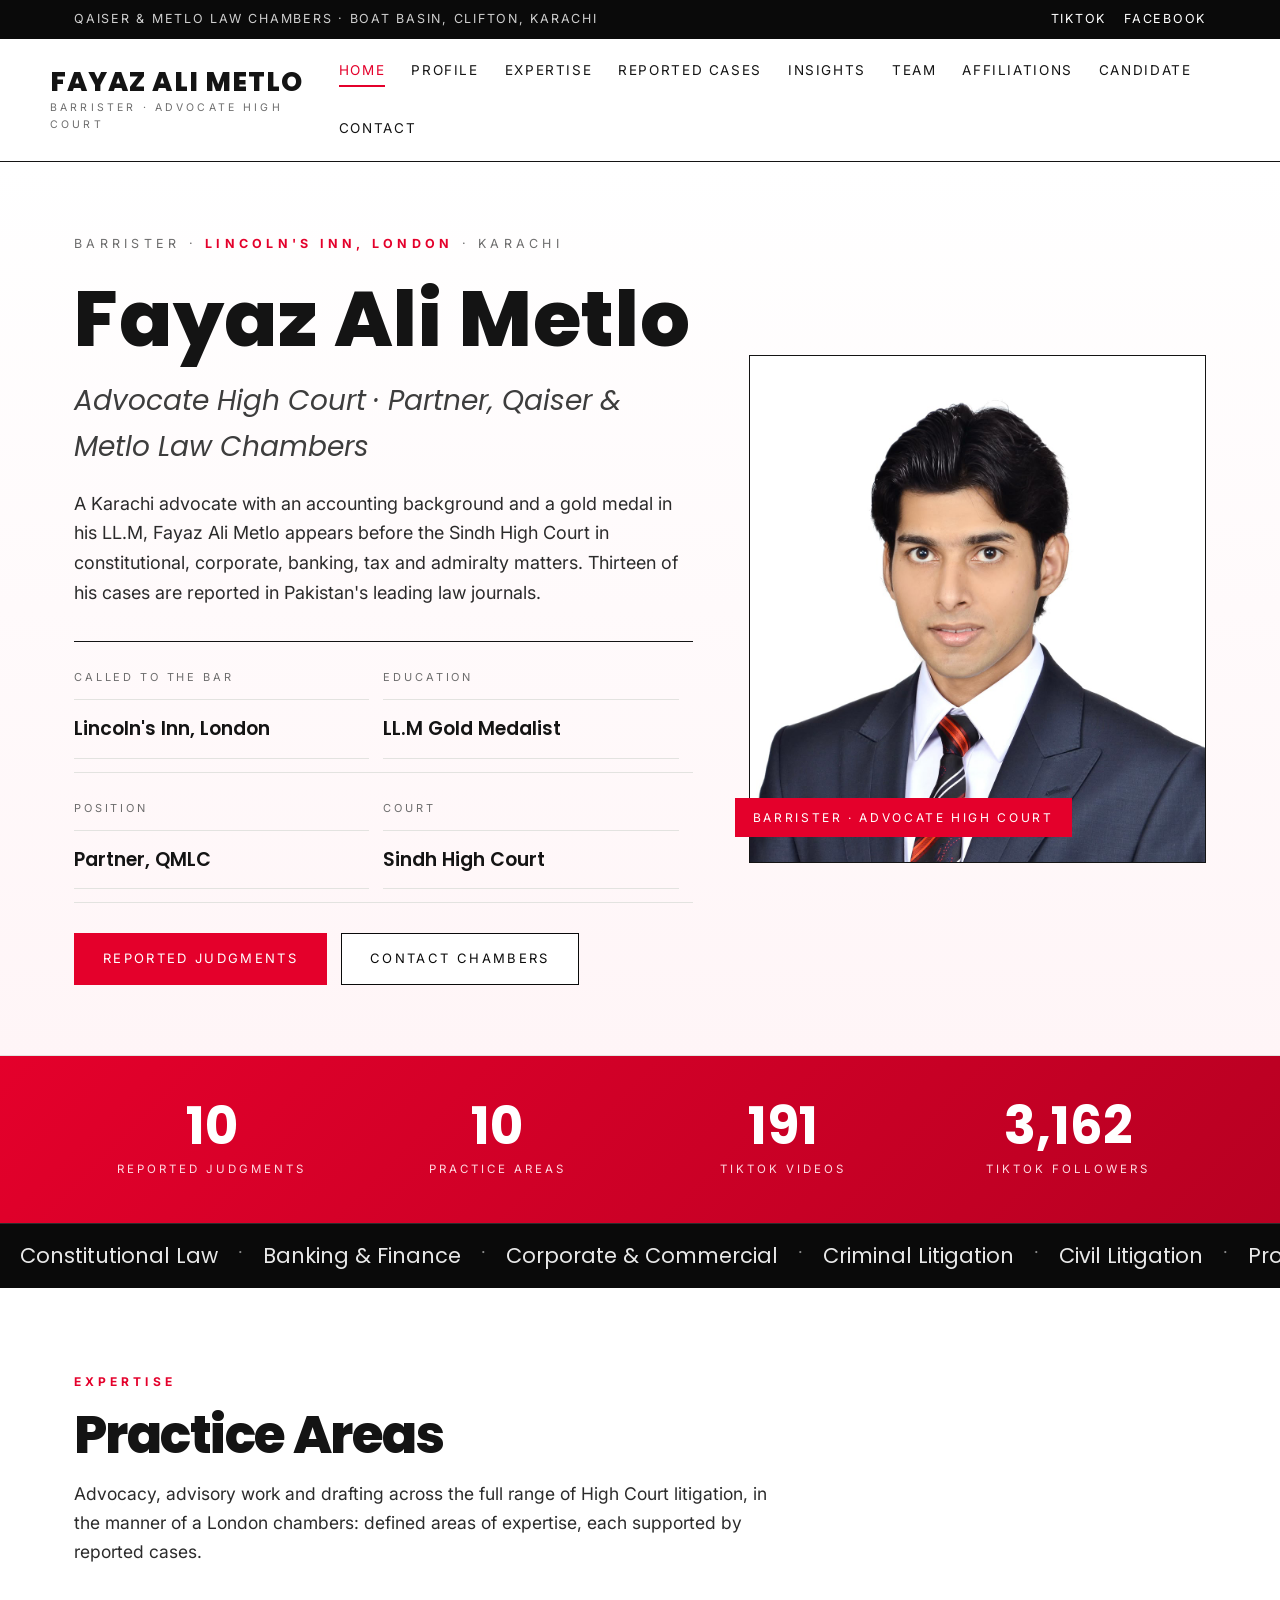
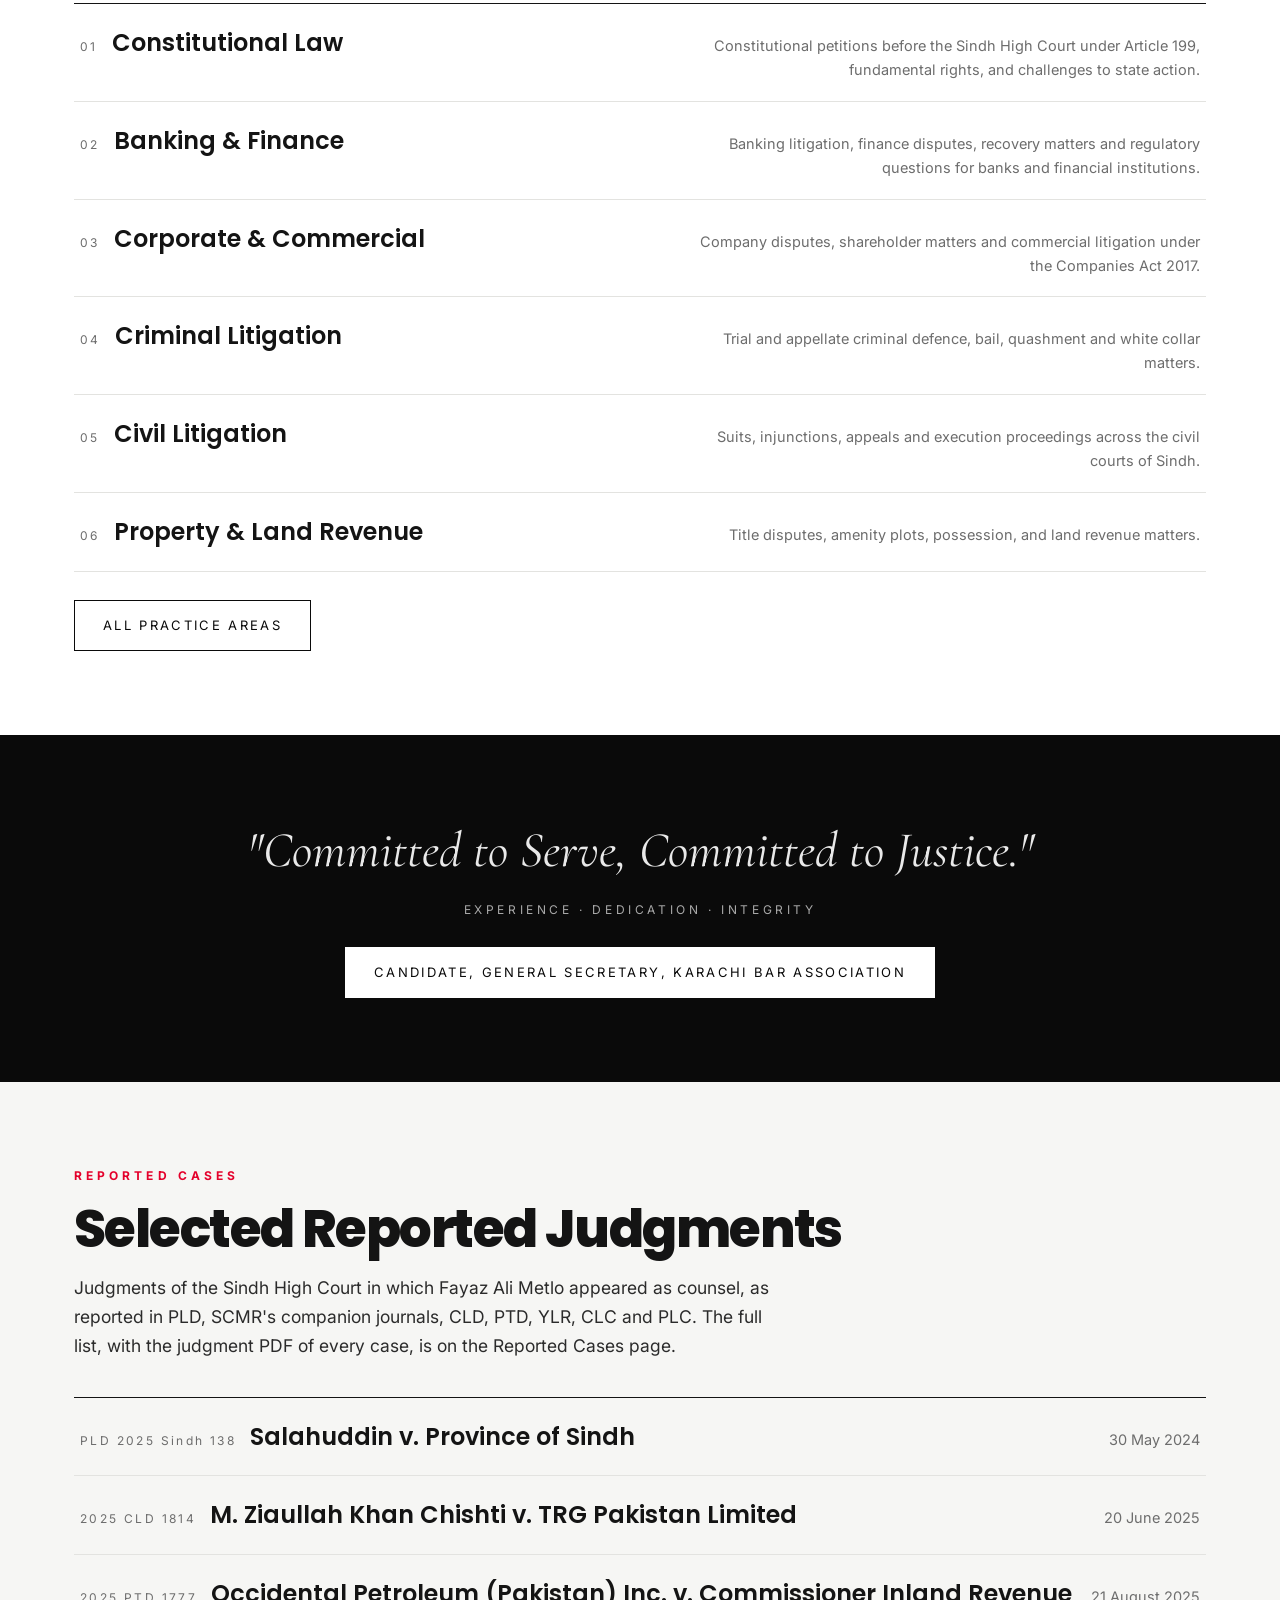
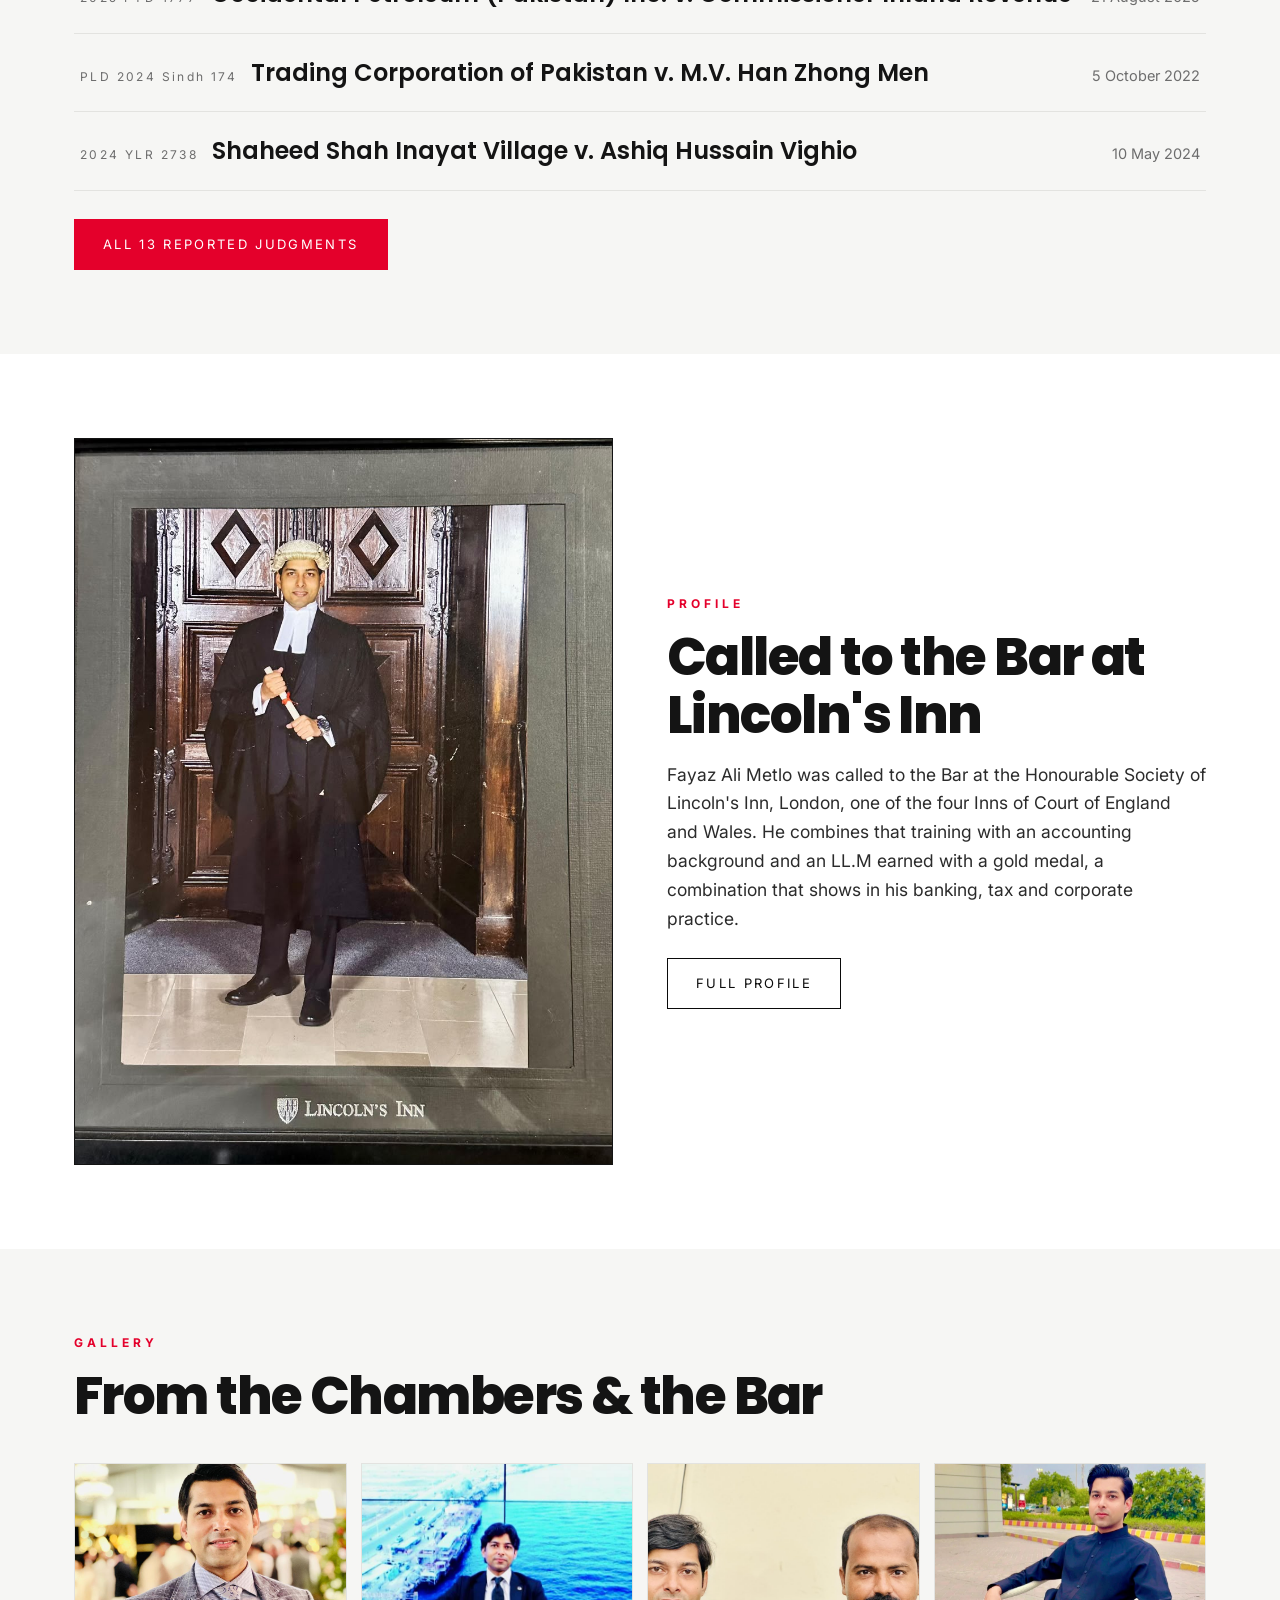
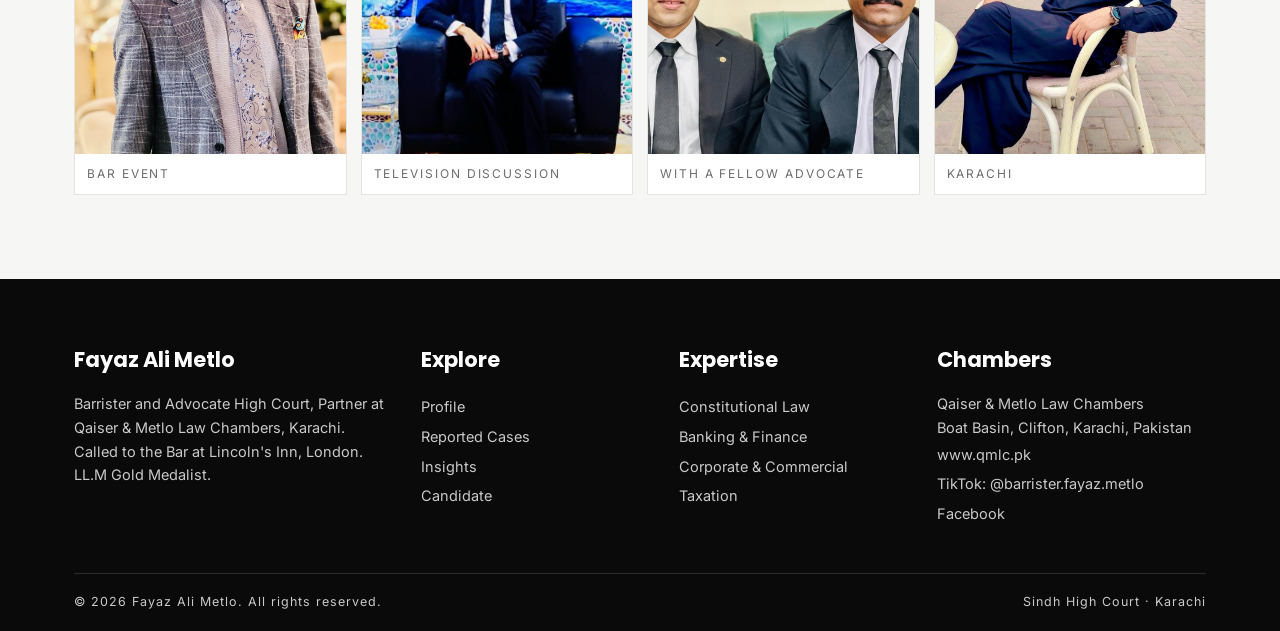
<file: index.html>
<!DOCTYPE html>
<html lang="en">
<head>
<meta charset="UTF-8">
<meta name="viewport" content="width=device-width, initial-scale=1.0">
<title>Barrister Fayaz Ali Metlo | Advocate High Court, Karachi</title>
<meta name="description" content="Official website of Barrister Fayaz Ali Metlo, Advocate High Court and Partner at Qaiser & Metlo Law Chambers, Karachi. Called to the Bar at Lincoln's Inn, London. LL.M Gold Medalist. Reported judgments, expertise and profile.">
<link rel="canonical" href="https://taqi-kazmi44.github.io/barrister-fayaz-ali-metlo/index.html">
<meta property="og:type" content="website">
<meta property="og:title" content="Barrister Fayaz Ali Metlo | Advocate High Court, Karachi">
<meta property="og:description" content="Official website of Barrister Fayaz Ali Metlo, Advocate High Court and Partner at Qaiser & Metlo Law Chambers, Karachi. Called to the Bar at Lincoln's Inn, London. LL.M Gold Medalist. Reported judgments, expertise and profile.">
<meta property="og:image" content="https://taqi-kazmi44.github.io/barrister-fayaz-ali-metlo/assets/img/fayaz-studio.jpg">
<meta property="og:url" content="https://taqi-kazmi44.github.io/barrister-fayaz-ali-metlo/index.html">
<meta name="twitter:card" content="summary_large_image">
<link rel="preconnect" href="https://fonts.googleapis.com">
<link href="https://fonts.googleapis.com/css2?family=Cormorant+Garamond:ital,wght@0,500;0,600;0,700;1,500&family=Inter:wght@400;500;600;700&display=swap" rel="stylesheet">
<link rel="stylesheet" href="assets/css/style.css">
</head>
<body>
<div class="topbar"><div class="wrap"><span>Qaiser &amp; Metlo Law Chambers · Boat Basin, Clifton, Karachi</span><span><a href="https://www.tiktok.com/@barrister.fayaz.metlo" target="_blank" rel="noopener">TikTok</a><a href="https://www.facebook.com/fa.metlo" target="_blank" rel="noopener">Facebook</a></span></div></div>
<header class="site"><div class="wrap nav">
<a class="wordmark" href="index.html"><span class="n">FAYAZ ALI METLO</span><br><span class="s">Barrister · Advocate High Court</span></a>
<button class="burger" onclick="toggleNav()">MENU</button>
<nav class="main" id="mainnav"><a href="index.html" class="on">Home</a><a href="about.html">Profile</a><a href="practice-areas.html">Expertise</a><a href="reported-cases.html">Reported Cases</a><a href="articles.html">Insights</a><a href="team.html">Team</a><a href="affiliations.html">Affiliations</a><a href="candidate.html">Candidate</a><a href="contact.html">Contact</a></nav>
</div></header>

<section class="hero" style="padding-top:72px"><div class="wrap grid">
<div class="reveal in">
<div class="eyebrow">Barrister · <b>Lincoln's Inn, London</b> · Karachi</div>
<h1>Fayaz Ali Metlo</h1>
<div class="role">Advocate High Court · Partner, Qaiser &amp; Metlo Law Chambers</div>
<p class="lede">A Karachi advocate with an accounting background and a gold medal in his LL.M, Fayaz Ali Metlo appears before the Sindh High Court in constitutional, corporate, banking, tax and admiralty matters. Thirteen of his cases are reported in Pakistan's leading law journals.</p>
<div class="facts">
<div><div class="k">Called to the Bar</div><div class="v">Lincoln's Inn, London</div></div>
<div><div class="k">Education</div><div class="v">LL.M Gold Medalist</div></div>
<div><div class="k">Position</div><div class="v">Partner, QMLC</div></div>
<div><div class="k">Court</div><div class="v">Sindh High Court</div></div>
</div>
<div class="btnrow"><a class="btn" href="reported-cases.html">Reported Judgments</a><a class="btn ghost" href="contact.html">Contact Chambers</a></div>
</div>
<div class="portrait reveal in"><img src="assets/img/fayaz-studio.jpg" alt="Barrister Fayaz Ali Metlo, professional portrait"><span class="cap">Barrister · Advocate High Court</span></div>
</div></section>
<div class="band"><div class="wrap">
<div><div class="num" data-count="13">0</div><div class="lbl">Reported Judgments</div></div>
<div><div class="num" data-count="12">0</div><div class="lbl">Practice Areas</div></div>
<div><div class="num" data-count="228">0</div><div class="lbl">TikTok Videos</div></div>
<div><div class="num" data-count="3773">0</div><div class="lbl">TikTok Followers</div></div>
</div></div>
<div class="marquee"><div class="track"><span>Constitutional Law</span><i>·</i><span>Banking & Finance</span><i>·</i><span>Corporate & Commercial</span><i>·</i><span>Criminal Litigation</span><i>·</i><span>Civil Litigation</span><i>·</i><span>Property & Land Revenue</span><i>·</i><span>Family Law</span><i>·</i><span>Customs & Taxation</span><i>·</i><span>Intellectual Property</span><i>·</i><span>Service & Employment</span><i>·</i><span>Admiralty & Insurance</span><i>·</i><span>Arbitration & Mediation</span><i>·</i><span>Constitutional Law</span><i>·</i><span>Banking & Finance</span><i>·</i><span>Corporate & Commercial</span><i>·</i><span>Criminal Litigation</span><i>·</i><span>Civil Litigation</span><i>·</i><span>Property & Land Revenue</span><i>·</i><span>Family Law</span><i>·</i><span>Customs & Taxation</span><i>·</i><span>Intellectual Property</span><i>·</i><span>Service & Employment</span><i>·</i><span>Admiralty & Insurance</span><i>·</i><span>Arbitration & Mediation</span><i>·</i></div></div>
<section><div class="wrap">
<div class="kick reveal">Expertise</div><h2 class="big reveal">Practice Areas</h2>
<p class="sub reveal">Advocacy, advisory work and drafting across the full range of High Court litigation, in the manner of a London chambers: defined areas of expertise, each supported by reported cases.</p>
<div class="rows reveal"><a href="practice-areas.html"><span><span class="no">01</span><span class="t">Constitutional Law</span></span><span class="d">Constitutional petitions before the Sindh High Court under Article 199, fundamental rights, and challenges to state action.</span></a>
<a href="practice-areas.html"><span><span class="no">02</span><span class="t">Banking & Finance</span></span><span class="d">Banking litigation, finance disputes, recovery matters and regulatory questions for banks and financial institutions.</span></a>
<a href="practice-areas.html"><span><span class="no">03</span><span class="t">Corporate & Commercial</span></span><span class="d">Company disputes, shareholder matters and commercial litigation under the Companies Act 2017.</span></a>
<a href="practice-areas.html"><span><span class="no">04</span><span class="t">Criminal Litigation</span></span><span class="d">Trial and appellate criminal defence, bail, quashment and white collar matters.</span></a>
<a href="practice-areas.html"><span><span class="no">05</span><span class="t">Civil Litigation</span></span><span class="d">Suits, injunctions, appeals and execution proceedings across the civil courts of Sindh.</span></a>
<a href="practice-areas.html"><span><span class="no">06</span><span class="t">Property & Land Revenue</span></span><span class="d">Title disputes, amenity plots, possession, and land revenue matters.</span></a></div>
<div style="margin-top:28px"><a class="btn ghost" href="practice-areas.html">All Practice Areas</a></div>
</div></section>
<section class="dark"><div class="wrap">
<p class="quote reveal">"Committed to Serve, Committed to Justice."<small>Experience · Dedication · Integrity</small></p>
<div class="center" style="margin-top:30px"><a class="btn white" href="candidate.html">Candidate, General Secretary, Karachi Bar Association</a></div>
</div></section>
<section class="soft"><div class="wrap">
<div class="kick reveal">Reported Cases</div><h2 class="big reveal">Selected Reported Judgments</h2>
<p class="sub reveal">Judgments of the Sindh High Court in which Fayaz Ali Metlo appeared as counsel, as reported in PLD, SCMR's companion journals, CLD, PTD, YLR, CLC and PLC. The full list, with the judgment PDF of every case, is on the Reported Cases page.</p>
<div class="rows reveal"><a href="reported-cases.html"><span><span class="no">PLD 2025 Sindh 138</span><span class="t">Salahuddin v. Province of Sindh</span></span><span class="d">30 May 2024</span></a>
<a href="reported-cases.html"><span><span class="no">2025 CLD 1814</span><span class="t">M. Ziaullah Khan Chishti v. TRG Pakistan Limited</span></span><span class="d">20 June 2025</span></a>
<a href="reported-cases.html"><span><span class="no">2025 PTD 1777</span><span class="t">Occidental Petroleum (Pakistan) Inc. v. Commissioner Inland Revenue</span></span><span class="d">21 August 2025</span></a>
<a href="reported-cases.html"><span><span class="no">PLD 2024 Sindh 174</span><span class="t">Trading Corporation of Pakistan v. M.V. Han Zhong Men</span></span><span class="d">5 October 2022</span></a>
<a href="reported-cases.html"><span><span class="no">2024 YLR 2738</span><span class="t">Shaheed Shah Inayat Village v. Ashiq Hussain Vighio</span></span><span class="d">10 May 2024</span></a></div>
<div style="margin-top:28px"><a class="btn" href="reported-cases.html">All 13 Reported Judgments</a></div>
</div></section>
<section><div class="wrap split">
<div class="reveal"><img class="frame" src="assets/img/fayaz-lincolns.jpg" alt="Framed Call to the Bar photograph at Lincoln's Inn, London"></div>
<div class="reveal"><div class="kick">Profile</div><h2 class="big">Called to the Bar at Lincoln's Inn</h2>
<p class="sub">Fayaz Ali Metlo was called to the Bar at the Honourable Society of Lincoln's Inn, London, one of the four Inns of Court of England and Wales. He combines that training with an accounting background and an LL.M earned with a gold medal, a combination that shows in his banking, tax and corporate practice.</p>
<div style="margin-top:24px"><a class="btn ghost" href="about.html">Full Profile</a></div></div>
</div></section>
<section class="soft"><div class="wrap">
<div class="kick reveal">Gallery</div><h2 class="big reveal">From the Chambers &amp; the Bar</h2>
<div class="gallery reveal">
<figure><img src="assets/img/fayaz-event.jpg" alt="Fayaz Ali Metlo at a Bar event"><figcaption>Bar Event</figcaption></figure>
<figure><img src="assets/img/fayaz-tv.jpg" alt="Fayaz Ali Metlo in a television studio discussion"><figcaption>Television Discussion</figcaption></figure>
<figure><img src="assets/img/fayaz-court-pair.jpg" alt="Fayaz Ali Metlo with a fellow advocate"><figcaption>With a Fellow Advocate</figcaption></figure>
<figure><img src="assets/img/fayaz-traditional.jpg" alt="Fayaz Ali Metlo in traditional dress"><figcaption>Karachi</figcaption></figure>
</div>
</div></section>

<footer><div class="wrap">
<div class="cols">
<div><h4>Fayaz Ali Metlo</h4><p>Barrister and Advocate High Court, Partner at Qaiser &amp; Metlo Law Chambers, Karachi. Called to the Bar at Lincoln's Inn, London. LL.M Gold Medalist.</p></div>
<div><h4>Explore</h4><a href="about.html">Profile</a><a href="reported-cases.html">Reported Cases</a><a href="articles.html">Insights</a><a href="candidate.html">Candidate</a></div>
<div><h4>Expertise</h4><a href="practice-areas.html">Constitutional Law</a><a href="practice-areas.html">Banking &amp; Finance</a><a href="practice-areas.html">Corporate &amp; Commercial</a><a href="practice-areas.html">Taxation</a></div>
<div><h4>Chambers</h4><p>Qaiser &amp; Metlo Law Chambers<br>Boat Basin, Clifton, Karachi, Pakistan<br><a href="https://qmlc.pk" target="_blank" rel="noopener">www.qmlc.pk</a></p><a href="https://www.tiktok.com/@barrister.fayaz.metlo" target="_blank" rel="noopener">TikTok: @barrister.fayaz.metlo</a><a href="https://www.facebook.com/fa.metlo" target="_blank" rel="noopener">Facebook</a></div>
</div>
<div class="bot"><span>© <span id="yr"></span> Fayaz Ali Metlo. All rights reserved.</span><span>Sindh High Court · Karachi</span></div>
</div></footer>
<script src="assets/js/main.js"></script>
</body></html>
</file>
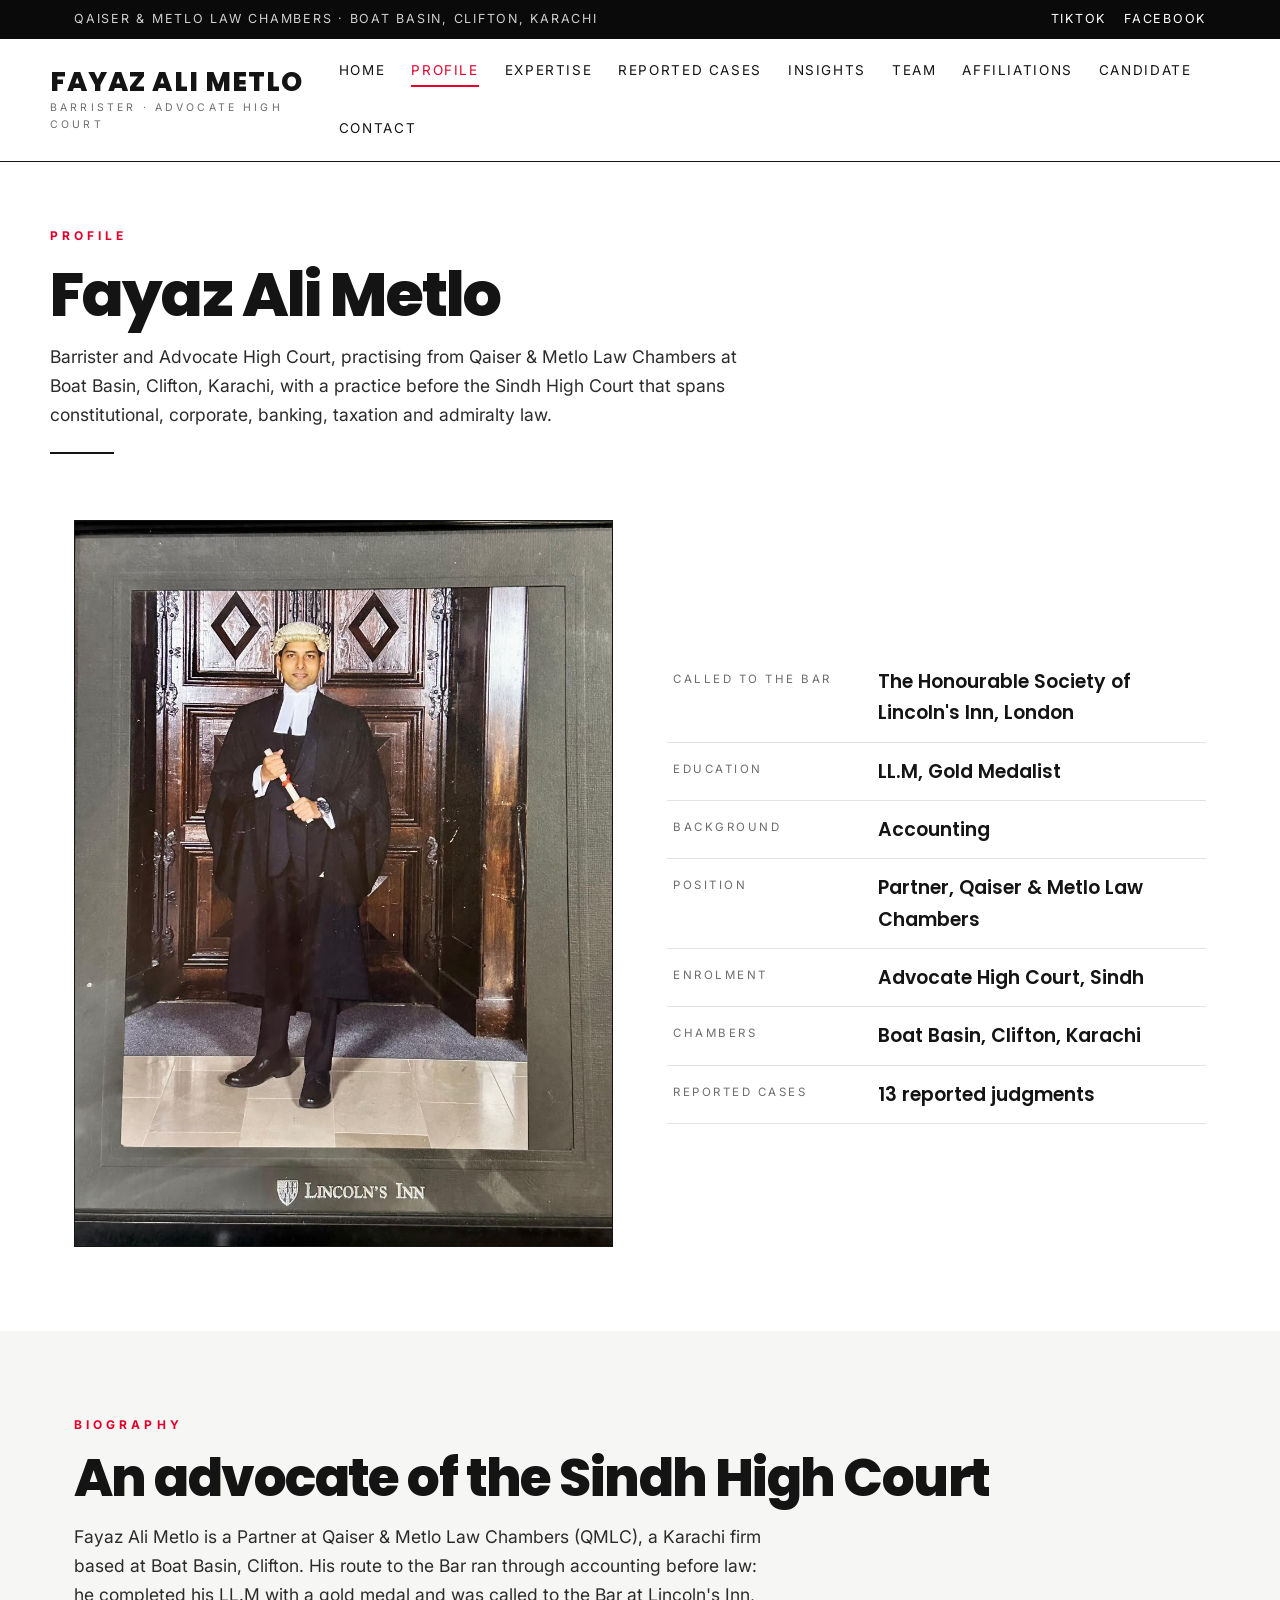
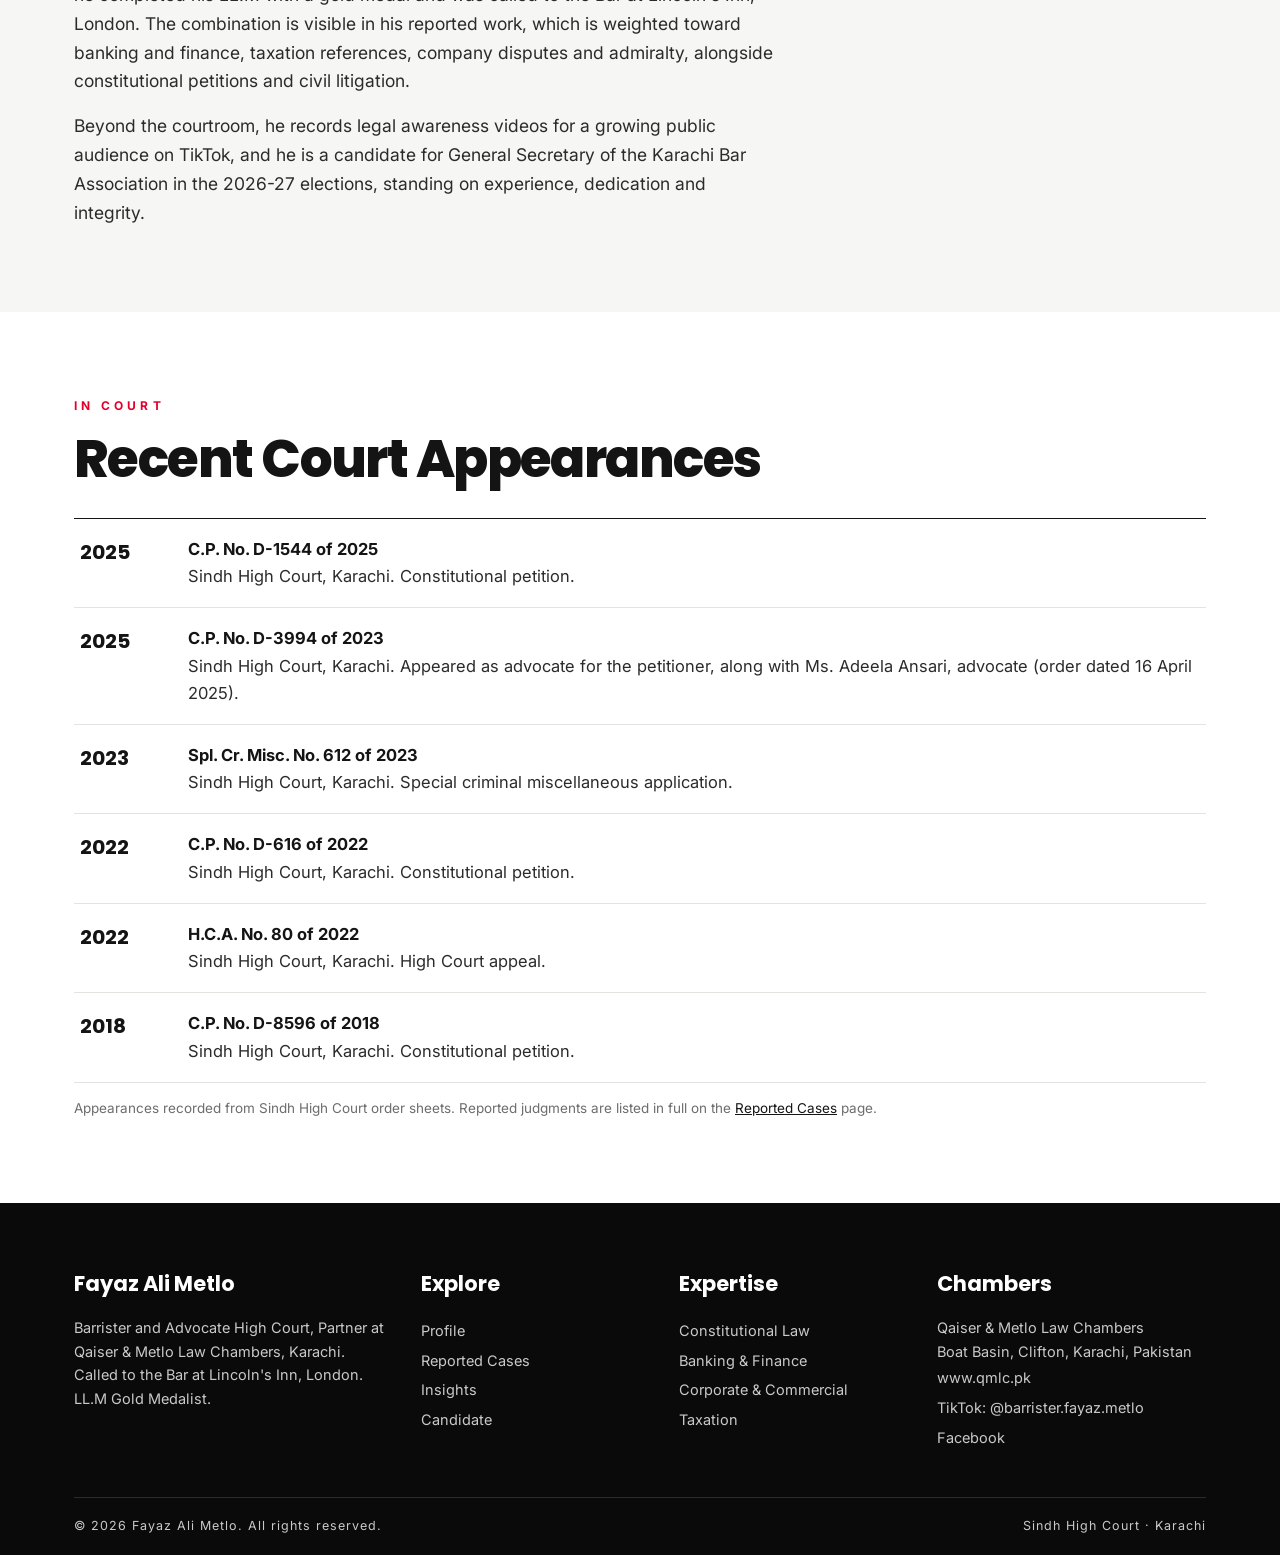
<file: about.html>
<!DOCTYPE html>
<html lang="en">
<head>
<meta charset="UTF-8">
<meta name="viewport" content="width=device-width, initial-scale=1.0">
<title>Profile | Barrister Fayaz Ali Metlo</title>
<meta name="description" content="Profile of Barrister Fayaz Ali Metlo: called to the Bar at Lincoln's Inn, London, LL.M Gold Medalist, Partner at Qaiser & Metlo Law Chambers, Advocate High Court, Karachi.">
<link rel="canonical" href="https://taqi-kazmi44.github.io/barrister-fayaz-ali-metlo/about.html">
<meta property="og:type" content="website">
<meta property="og:title" content="Profile | Barrister Fayaz Ali Metlo">
<meta property="og:description" content="Profile of Barrister Fayaz Ali Metlo: called to the Bar at Lincoln's Inn, London, LL.M Gold Medalist, Partner at Qaiser & Metlo Law Chambers, Advocate High Court, Karachi.">
<meta property="og:image" content="https://taqi-kazmi44.github.io/barrister-fayaz-ali-metlo/assets/img/fayaz-studio.jpg">
<meta property="og:url" content="https://taqi-kazmi44.github.io/barrister-fayaz-ali-metlo/about.html">
<meta name="twitter:card" content="summary_large_image">
<link rel="preconnect" href="https://fonts.googleapis.com">
<link href="https://fonts.googleapis.com/css2?family=Cormorant+Garamond:ital,wght@0,500;0,600;0,700;1,500&family=Inter:wght@400;500;600;700&display=swap" rel="stylesheet">
<link rel="stylesheet" href="assets/css/style.css">
</head>
<body>
<div class="topbar"><div class="wrap"><span>Qaiser &amp; Metlo Law Chambers · Boat Basin, Clifton, Karachi</span><span><a href="https://www.tiktok.com/@barrister.fayaz.metlo" target="_blank" rel="noopener">TikTok</a><a href="https://www.facebook.com/fa.metlo" target="_blank" rel="noopener">Facebook</a></span></div></div>
<header class="site"><div class="wrap nav">
<a class="wordmark" href="index.html"><span class="n">FAYAZ ALI METLO</span><br><span class="s">Barrister · Advocate High Court</span></a>
<button class="burger" onclick="toggleNav()">MENU</button>
<nav class="main" id="mainnav"><a href="index.html">Home</a><a href="about.html" class="on">Profile</a><a href="practice-areas.html">Expertise</a><a href="reported-cases.html">Reported Cases</a><a href="articles.html">Insights</a><a href="team.html">Team</a><a href="affiliations.html">Affiliations</a><a href="candidate.html">Candidate</a><a href="contact.html">Contact</a></nav>
</div></header>
<div class="wrap pagehead"><div class="kick">Profile</div><h1>Fayaz Ali Metlo</h1><p class="sub" style="margin-top:14px">Barrister and Advocate High Court, practising from Qaiser &amp; Metlo Law Chambers at Boat Basin, Clifton, Karachi, with a practice before the Sindh High Court that spans constitutional, corporate, banking, taxation and admiralty law.</p><div class="rule"></div></div>
<section style="padding-top:36px"><div class="wrap split">
<div class="reveal"><img class="frame" src="assets/img/fayaz-lincolns.jpg" alt="Call to the Bar at Lincoln's Inn, framed photograph"></div>
<div class="reveal">
<table class="fact">
<tr><td class="k">Called to the Bar</td><td class="v">The Honourable Society of Lincoln's Inn, London</td></tr>
<tr><td class="k">Education</td><td class="v">LL.M, Gold Medalist</td></tr>
<tr><td class="k">Background</td><td class="v">Accounting</td></tr>
<tr><td class="k">Position</td><td class="v">Partner, Qaiser &amp; Metlo Law Chambers</td></tr>
<tr><td class="k">Enrolment</td><td class="v">Advocate High Court, Sindh</td></tr>
<tr><td class="k">Chambers</td><td class="v">Boat Basin, Clifton, Karachi</td></tr>
<tr><td class="k">Reported Cases</td><td class="v">13 reported judgments</td></tr>
</table>
</div></div></section>
<section class="soft"><div class="wrap">
<div class="kick">Biography</div><h2 class="big">An advocate of the Sindh High Court</h2>
<p class="sub">Fayaz Ali Metlo is a Partner at Qaiser &amp; Metlo Law Chambers (QMLC), a Karachi firm based at Boat Basin, Clifton. His route to the Bar ran through accounting before law: he completed his LL.M with a gold medal and was called to the Bar at Lincoln's Inn, London. The combination is visible in his reported work, which is weighted toward banking and finance, taxation references, company disputes and admiralty, alongside constitutional petitions and civil litigation.</p>
<p class="sub" style="margin-top:16px">Beyond the courtroom, he records legal awareness videos for a growing public audience on TikTok, and he is a candidate for General Secretary of the Karachi Bar Association in the 2026-27 elections, standing on experience, dedication and integrity.</p>
</div></section>
<section><div class="wrap">
<div class="kick">In Court</div><h2 class="big">Recent Court Appearances</h2>
<div class="timeline"><div class="ev reveal"><div class="dt">2025</div><div class="tx"><b>C.P. No. D-1544 of 2025</b><br>Sindh High Court, Karachi. Constitutional petition.</div></div><div class="ev reveal"><div class="dt">2025</div><div class="tx"><b>C.P. No. D-3994 of 2023</b><br>Sindh High Court, Karachi. Appeared as advocate for the petitioner, along with Ms. Adeela Ansari, advocate (order dated 16 April 2025).</div></div><div class="ev reveal"><div class="dt">2023</div><div class="tx"><b>Spl. Cr. Misc. No. 612 of 2023</b><br>Sindh High Court, Karachi. Special criminal miscellaneous application.</div></div><div class="ev reveal"><div class="dt">2022</div><div class="tx"><b>C.P. No. D-616 of 2022</b><br>Sindh High Court, Karachi. Constitutional petition.</div></div><div class="ev reveal"><div class="dt">2022</div><div class="tx"><b>H.C.A. No. 80 of 2022</b><br>Sindh High Court, Karachi. High Court appeal.</div></div><div class="ev reveal"><div class="dt">2018</div><div class="tx"><b>C.P. No. D-8596 of 2018</b><br>Sindh High Court, Karachi. Constitutional petition.</div></div></div>
<p class="note">Appearances recorded from Sindh High Court order sheets. Reported judgments are listed in full on the <a href="reported-cases.html">Reported Cases</a> page.</p>
</div></section>

<footer><div class="wrap">
<div class="cols">
<div><h4>Fayaz Ali Metlo</h4><p>Barrister and Advocate High Court, Partner at Qaiser &amp; Metlo Law Chambers, Karachi. Called to the Bar at Lincoln's Inn, London. LL.M Gold Medalist.</p></div>
<div><h4>Explore</h4><a href="about.html">Profile</a><a href="reported-cases.html">Reported Cases</a><a href="articles.html">Insights</a><a href="candidate.html">Candidate</a></div>
<div><h4>Expertise</h4><a href="practice-areas.html">Constitutional Law</a><a href="practice-areas.html">Banking &amp; Finance</a><a href="practice-areas.html">Corporate &amp; Commercial</a><a href="practice-areas.html">Taxation</a></div>
<div><h4>Chambers</h4><p>Qaiser &amp; Metlo Law Chambers<br>Boat Basin, Clifton, Karachi, Pakistan<br><a href="https://qmlc.pk" target="_blank" rel="noopener">www.qmlc.pk</a></p><a href="https://www.tiktok.com/@barrister.fayaz.metlo" target="_blank" rel="noopener">TikTok: @barrister.fayaz.metlo</a><a href="https://www.facebook.com/fa.metlo" target="_blank" rel="noopener">Facebook</a></div>
</div>
<div class="bot"><span>© <span id="yr"></span> Fayaz Ali Metlo. All rights reserved.</span><span>Sindh High Court · Karachi</span></div>
</div></footer>
<script src="assets/js/main.js"></script>
</body></html>
</file>
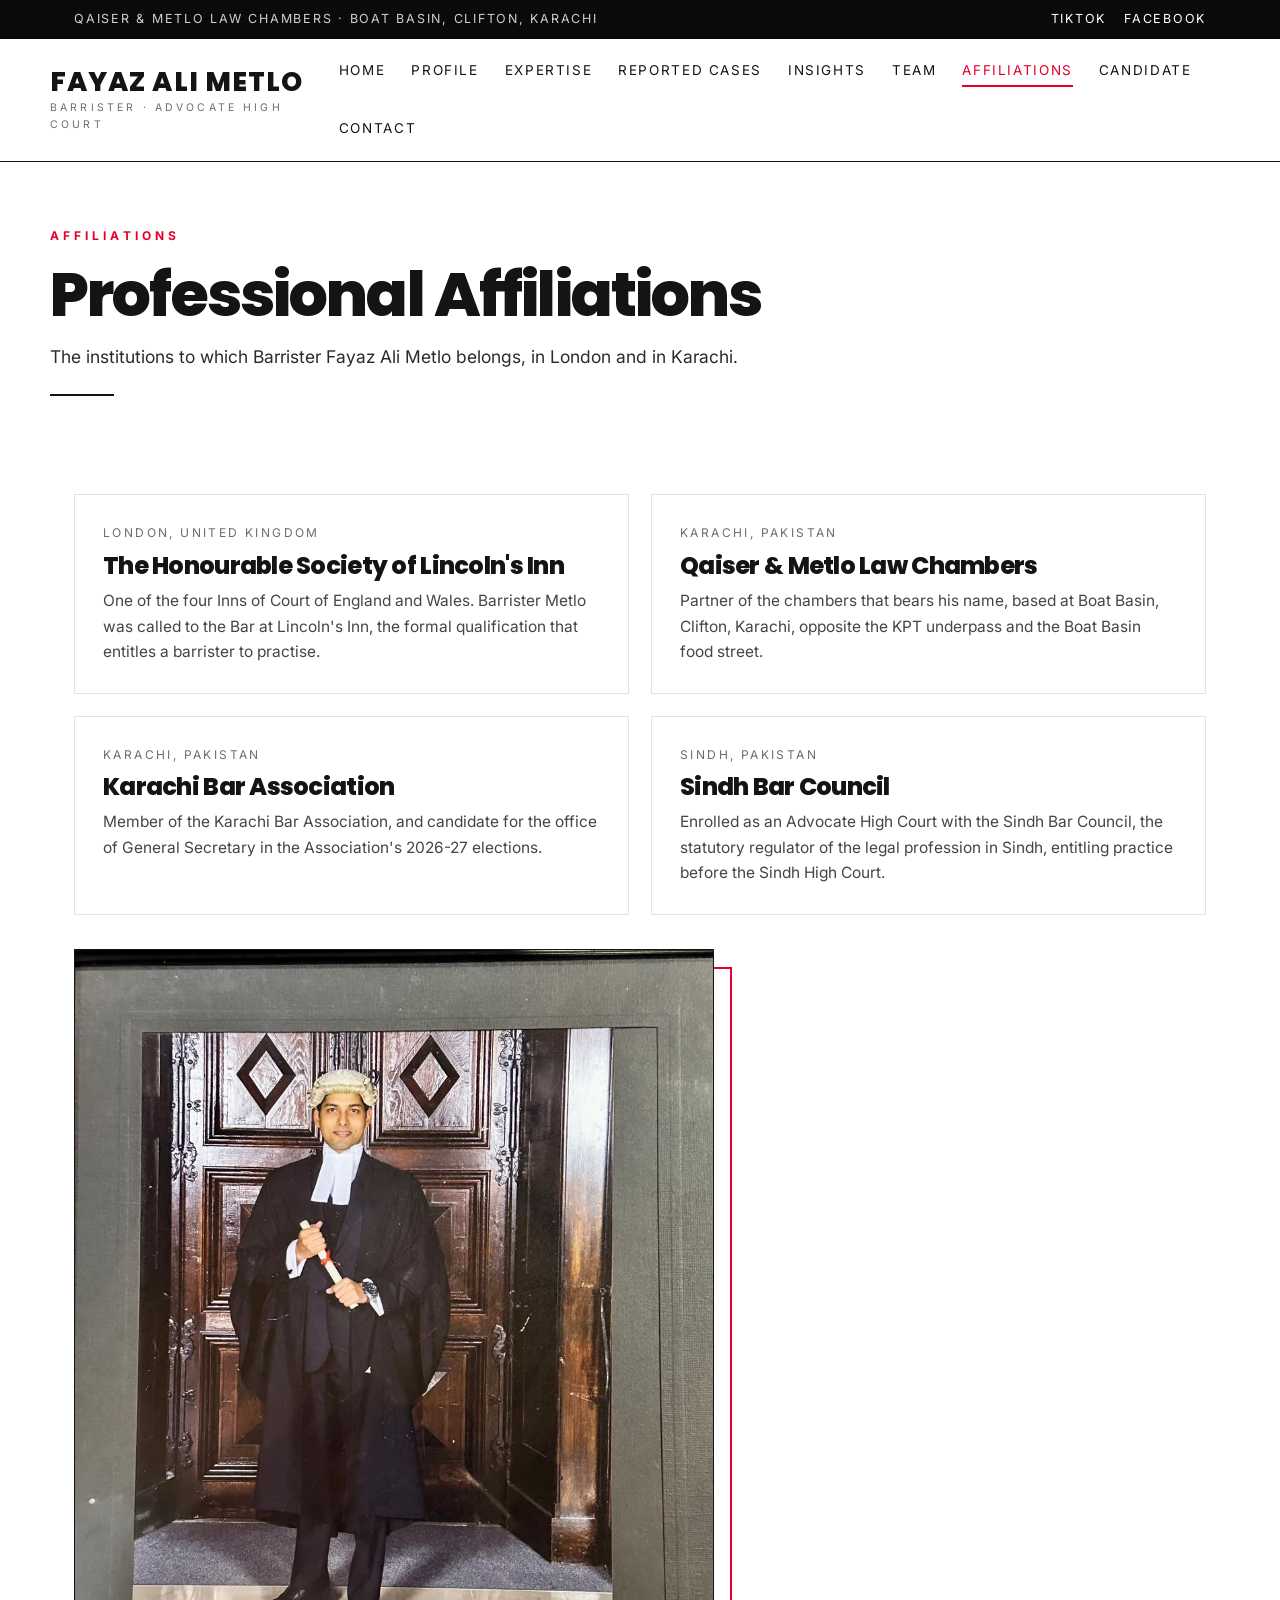
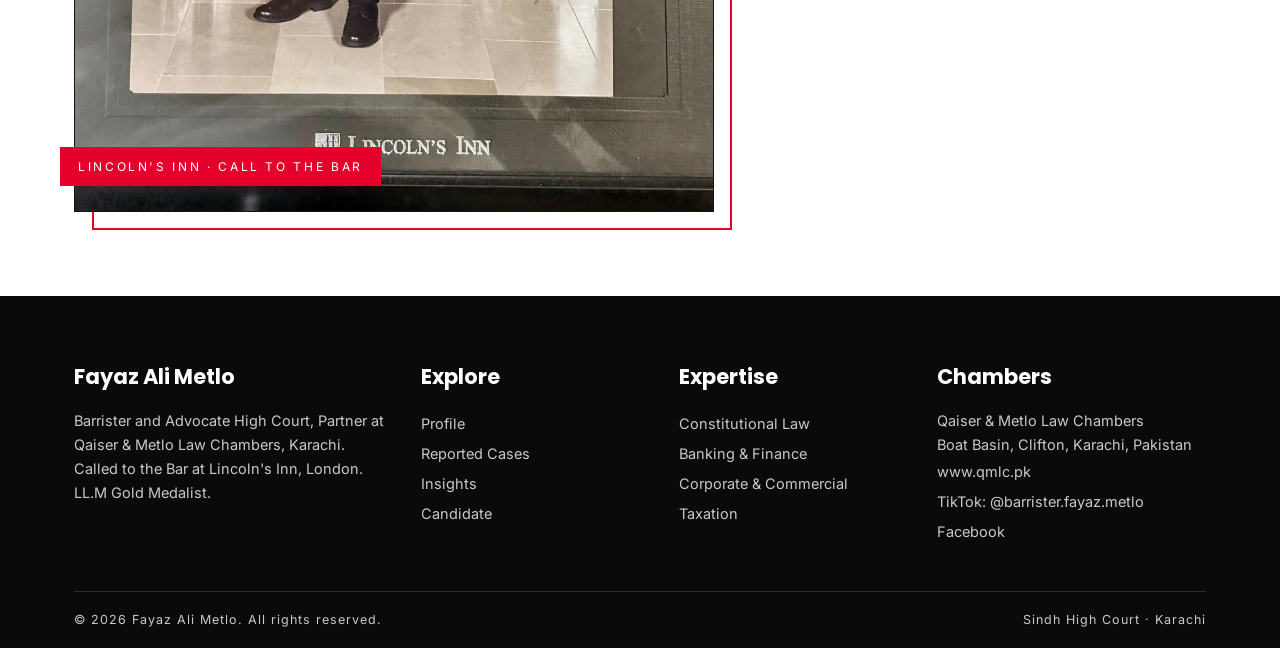
<file: affiliations.html>
<!DOCTYPE html>
<html lang="en">
<head>
<meta charset="UTF-8">
<meta name="viewport" content="width=device-width, initial-scale=1.0">
<title>Affiliations | Barrister Fayaz Ali Metlo</title>
<meta name="description" content="Professional affiliations of Barrister Fayaz Ali Metlo: Lincoln's Inn, London; Qaiser & Metlo Law Chambers; Karachi Bar Association; Sindh Bar Council.">
<link rel="canonical" href="https://taqi-kazmi44.github.io/barrister-fayaz-ali-metlo/affiliations.html">
<meta property="og:type" content="website">
<meta property="og:title" content="Affiliations | Barrister Fayaz Ali Metlo">
<meta property="og:description" content="Professional affiliations of Barrister Fayaz Ali Metlo: Lincoln's Inn, London; Qaiser & Metlo Law Chambers; Karachi Bar Association; Sindh Bar Council.">
<meta property="og:image" content="https://taqi-kazmi44.github.io/barrister-fayaz-ali-metlo/assets/img/fayaz-studio.jpg">
<meta property="og:url" content="https://taqi-kazmi44.github.io/barrister-fayaz-ali-metlo/affiliations.html">
<meta name="twitter:card" content="summary_large_image">
<link rel="preconnect" href="https://fonts.googleapis.com">
<link href="https://fonts.googleapis.com/css2?family=Cormorant+Garamond:ital,wght@0,500;0,600;0,700;1,500&family=Inter:wght@400;500;600;700&display=swap" rel="stylesheet">
<link rel="stylesheet" href="assets/css/style.css">
</head>
<body>
<div class="topbar"><div class="wrap"><span>Qaiser &amp; Metlo Law Chambers · Boat Basin, Clifton, Karachi</span><span><a href="https://www.tiktok.com/@barrister.fayaz.metlo" target="_blank" rel="noopener">TikTok</a><a href="https://www.facebook.com/fa.metlo" target="_blank" rel="noopener">Facebook</a></span></div></div>
<header class="site"><div class="wrap nav">
<a class="wordmark" href="index.html"><span class="n">FAYAZ ALI METLO</span><br><span class="s">Barrister · Advocate High Court</span></a>
<button class="burger" onclick="toggleNav()">MENU</button>
<nav class="main" id="mainnav"><a href="index.html">Home</a><a href="about.html">Profile</a><a href="practice-areas.html">Expertise</a><a href="reported-cases.html">Reported Cases</a><a href="articles.html">Insights</a><a href="team.html">Team</a><a href="affiliations.html" class="on">Affiliations</a><a href="candidate.html">Candidate</a><a href="contact.html">Contact</a></nav>
</div></header>
<div class="wrap pagehead"><div class="kick">Affiliations</div><h1>Professional Affiliations</h1><p class="sub" style="margin-top:14px">The institutions to which Barrister Fayaz Ali Metlo belongs, in London and in Karachi.</p><div class="rule"></div></div>
<section style="padding-top:30px"><div class="wrap">
<div class="grid2">
<div class="card reveal"><div class="meta">London, United Kingdom</div><h3>The Honourable Society of Lincoln's Inn</h3><p>One of the four Inns of Court of England and Wales. Barrister Metlo was called to the Bar at Lincoln's Inn, the formal qualification that entitles a barrister to practise.</p></div>
<div class="card reveal"><div class="meta">Karachi, Pakistan</div><h3>Qaiser &amp; Metlo Law Chambers</h3><p>Partner of the chambers that bears his name, based at Boat Basin, Clifton, Karachi, opposite the KPT underpass and the Boat Basin food street.</p></div>
<div class="card reveal"><div class="meta">Karachi, Pakistan</div><h3>Karachi Bar Association</h3><p>Member of the Karachi Bar Association, and candidate for the office of General Secretary in the Association's 2026-27 elections.</p></div>
<div class="card reveal"><div class="meta">Sindh, Pakistan</div><h3>Sindh Bar Council</h3><p>Enrolled as an Advocate High Court with the Sindh Bar Council, the statutory regulator of the legal profession in Sindh, entitling practice before the Sindh High Court.</p></div>
</div>
<div class="portrait reveal" style="margin-top:34px;max-width:640px"><img src="assets/img/fayaz-lincolns.jpg" alt="Framed photograph of the Call to the Bar at Lincoln's Inn"><span class="cap">Lincoln's Inn · Call to the Bar</span></div>
</div></section>

<footer><div class="wrap">
<div class="cols">
<div><h4>Fayaz Ali Metlo</h4><p>Barrister and Advocate High Court, Partner at Qaiser &amp; Metlo Law Chambers, Karachi. Called to the Bar at Lincoln's Inn, London. LL.M Gold Medalist.</p></div>
<div><h4>Explore</h4><a href="about.html">Profile</a><a href="reported-cases.html">Reported Cases</a><a href="articles.html">Insights</a><a href="candidate.html">Candidate</a></div>
<div><h4>Expertise</h4><a href="practice-areas.html">Constitutional Law</a><a href="practice-areas.html">Banking &amp; Finance</a><a href="practice-areas.html">Corporate &amp; Commercial</a><a href="practice-areas.html">Taxation</a></div>
<div><h4>Chambers</h4><p>Qaiser &amp; Metlo Law Chambers<br>Boat Basin, Clifton, Karachi, Pakistan<br><a href="https://qmlc.pk" target="_blank" rel="noopener">www.qmlc.pk</a></p><a href="https://www.tiktok.com/@barrister.fayaz.metlo" target="_blank" rel="noopener">TikTok: @barrister.fayaz.metlo</a><a href="https://www.facebook.com/fa.metlo" target="_blank" rel="noopener">Facebook</a></div>
</div>
<div class="bot"><span>© <span id="yr"></span> Fayaz Ali Metlo. All rights reserved.</span><span>Sindh High Court · Karachi</span></div>
</div></footer>
<script src="assets/js/main.js"></script>
</body></html>
</file>
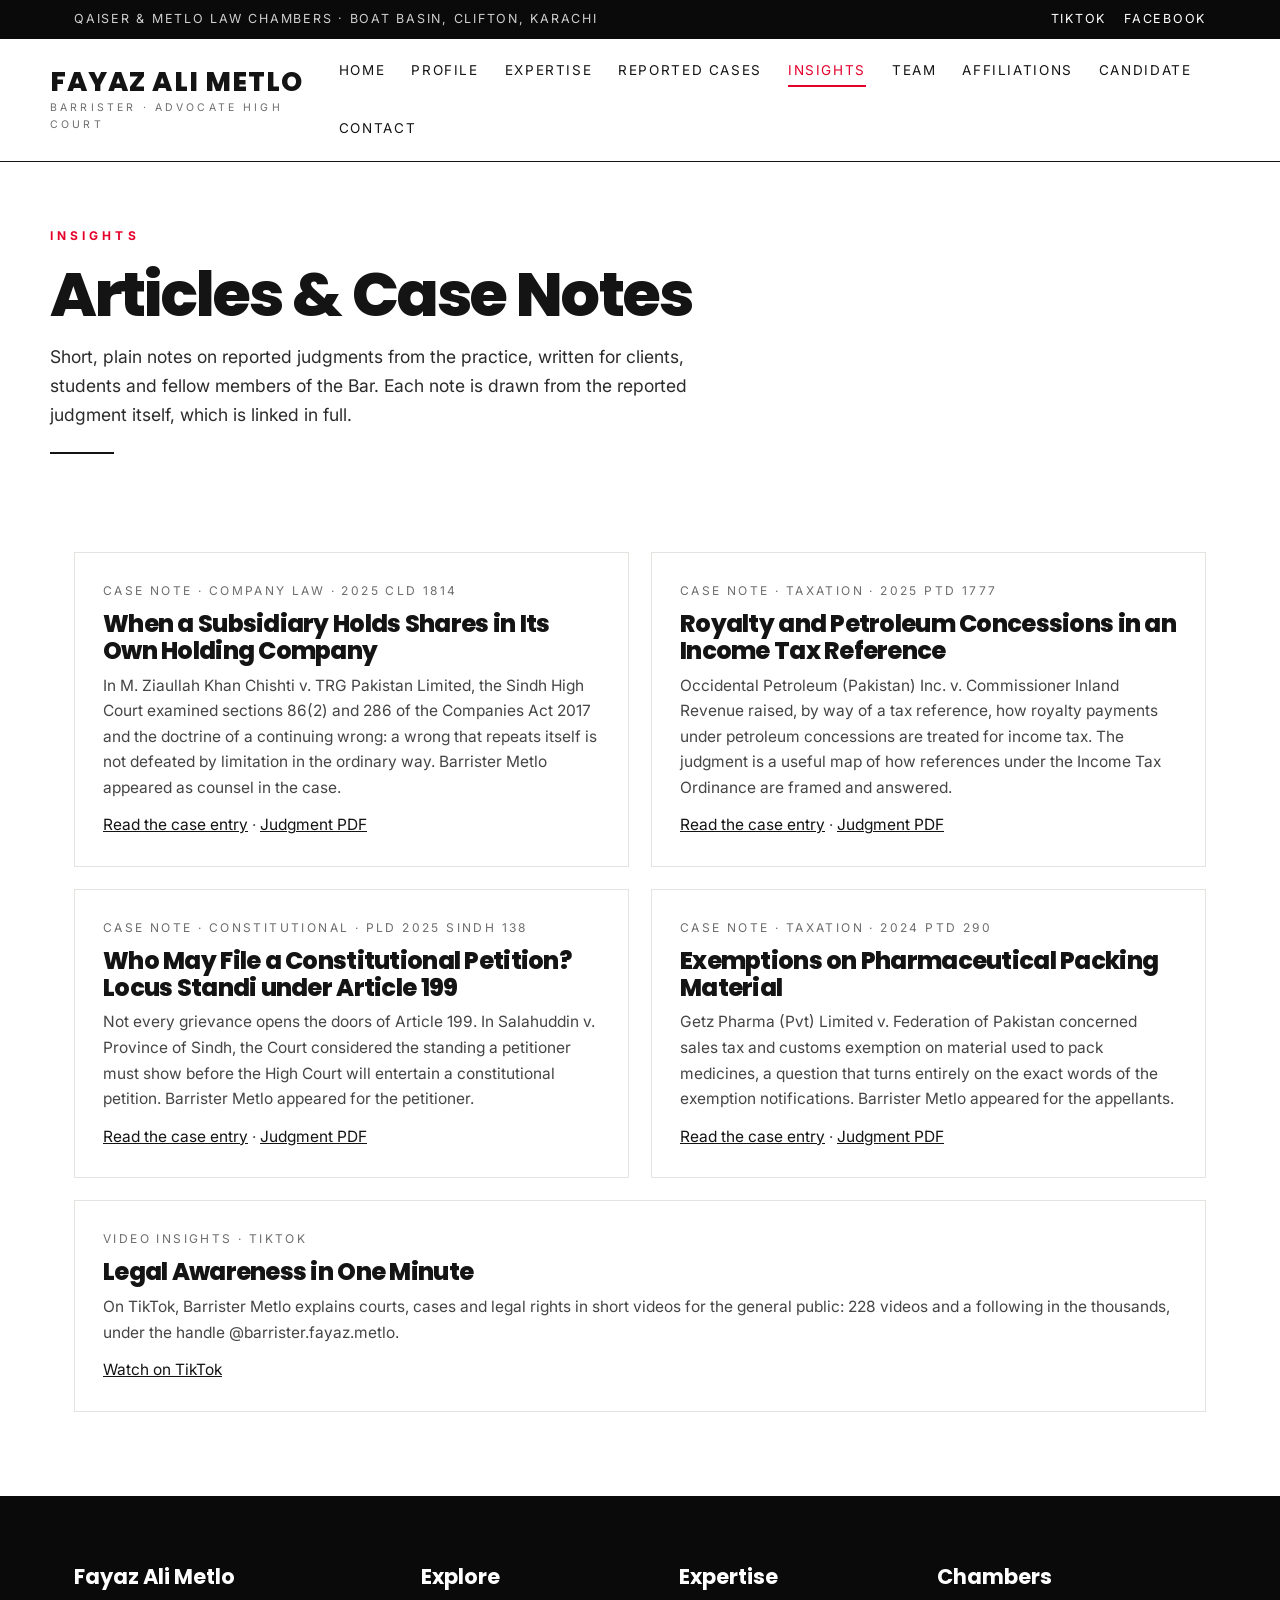
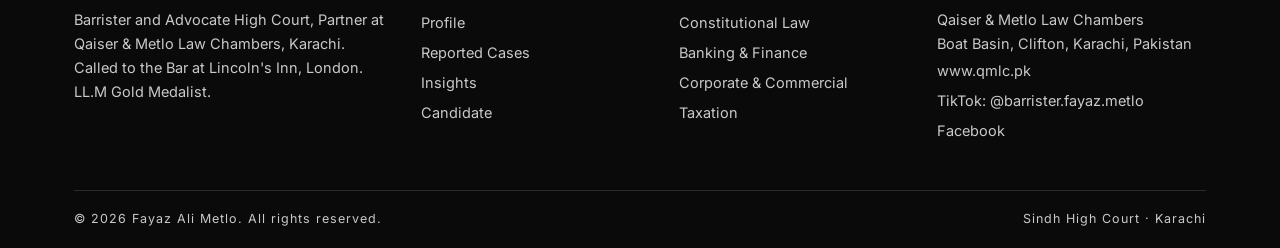
<file: articles.html>
<!DOCTYPE html>
<html lang="en">
<head>
<meta charset="UTF-8">
<meta name="viewport" content="width=device-width, initial-scale=1.0">
<title>Insights & Case Notes | Barrister Fayaz Ali Metlo</title>
<meta name="description" content="Case notes and legal insights from the practice of Barrister Fayaz Ali Metlo, Karachi: summaries of reported Sindh High Court judgments on company law, taxation and constitutional petitions.">
<link rel="canonical" href="https://taqi-kazmi44.github.io/barrister-fayaz-ali-metlo/articles.html">
<meta property="og:type" content="website">
<meta property="og:title" content="Insights & Case Notes | Barrister Fayaz Ali Metlo">
<meta property="og:description" content="Case notes and legal insights from the practice of Barrister Fayaz Ali Metlo, Karachi: summaries of reported Sindh High Court judgments on company law, taxation and constitutional petitions.">
<meta property="og:image" content="https://taqi-kazmi44.github.io/barrister-fayaz-ali-metlo/assets/img/fayaz-studio.jpg">
<meta property="og:url" content="https://taqi-kazmi44.github.io/barrister-fayaz-ali-metlo/articles.html">
<meta name="twitter:card" content="summary_large_image">
<link rel="preconnect" href="https://fonts.googleapis.com">
<link href="https://fonts.googleapis.com/css2?family=Cormorant+Garamond:ital,wght@0,500;0,600;0,700;1,500&family=Inter:wght@400;500;600;700&display=swap" rel="stylesheet">
<link rel="stylesheet" href="assets/css/style.css">
</head>
<body>
<div class="topbar"><div class="wrap"><span>Qaiser &amp; Metlo Law Chambers · Boat Basin, Clifton, Karachi</span><span><a href="https://www.tiktok.com/@barrister.fayaz.metlo" target="_blank" rel="noopener">TikTok</a><a href="https://www.facebook.com/fa.metlo" target="_blank" rel="noopener">Facebook</a></span></div></div>
<header class="site"><div class="wrap nav">
<a class="wordmark" href="index.html"><span class="n">FAYAZ ALI METLO</span><br><span class="s">Barrister · Advocate High Court</span></a>
<button class="burger" onclick="toggleNav()">MENU</button>
<nav class="main" id="mainnav"><a href="index.html">Home</a><a href="about.html">Profile</a><a href="practice-areas.html">Expertise</a><a href="reported-cases.html">Reported Cases</a><a href="articles.html" class="on">Insights</a><a href="team.html">Team</a><a href="affiliations.html">Affiliations</a><a href="candidate.html">Candidate</a><a href="contact.html">Contact</a></nav>
</div></header>
<div class="wrap pagehead"><div class="kick">Insights</div><h1>Articles & Case Notes</h1><p class="sub" style="margin-top:14px">Short, plain notes on reported judgments from the practice, written for clients, students and fellow members of the Bar. Each note is drawn from the reported judgment itself, which is linked in full.</p><div class="rule"></div></div>
<section style="padding-top:30px"><div class="wrap">
<div class="grid2">
<article class="card reveal"><div class="meta">Case Note · Company Law · 2025 CLD 1814</div><h3>When a Subsidiary Holds Shares in Its Own Holding Company</h3><p>In M. Ziaullah Khan Chishti v. TRG Pakistan Limited, the Sindh High Court examined sections 86(2) and 286 of the Companies Act 2017 and the doctrine of a continuing wrong: a wrong that repeats itself is not defeated by limitation in the ordinary way. Barrister Metlo appeared as counsel in the case.</p><p style="margin-top:12px"><a href="reported-cases.html">Read the case entry</a> · <a href="assets/docs/2025-cld-1814.pdf" target="_blank" rel="noopener">Judgment PDF</a></p></article>
<article class="card reveal"><div class="meta">Case Note · Taxation · 2025 PTD 1777</div><h3>Royalty and Petroleum Concessions in an Income Tax Reference</h3><p>Occidental Petroleum (Pakistan) Inc. v. Commissioner Inland Revenue raised, by way of a tax reference, how royalty payments under petroleum concessions are treated for income tax. The judgment is a useful map of how references under the Income Tax Ordinance are framed and answered.</p><p style="margin-top:12px"><a href="reported-cases.html">Read the case entry</a> · <a href="assets/docs/2025-ptd-1777.pdf" target="_blank" rel="noopener">Judgment PDF</a></p></article>
<article class="card reveal"><div class="meta">Case Note · Constitutional · PLD 2025 Sindh 138</div><h3>Who May File a Constitutional Petition? Locus Standi under Article 199</h3><p>Not every grievance opens the doors of Article 199. In Salahuddin v. Province of Sindh, the Court considered the standing a petitioner must show before the High Court will entertain a constitutional petition. Barrister Metlo appeared for the petitioner.</p><p style="margin-top:12px"><a href="reported-cases.html">Read the case entry</a> · <a href="assets/docs/pld-2025-sindh-138.pdf" target="_blank" rel="noopener">Judgment PDF</a></p></article>
<article class="card reveal"><div class="meta">Case Note · Taxation · 2024 PTD 290</div><h3>Exemptions on Pharmaceutical Packing Material</h3><p>Getz Pharma (Pvt) Limited v. Federation of Pakistan concerned sales tax and customs exemption on material used to pack medicines, a question that turns entirely on the exact words of the exemption notifications. Barrister Metlo appeared for the appellants.</p><p style="margin-top:12px"><a href="reported-cases.html">Read the case entry</a> · <a href="assets/docs/2024-ptd-290.pdf" target="_blank" rel="noopener">Judgment PDF</a></p></article>
</div>
<div class="card reveal" style="margin-top:22px"><div class="meta">Video Insights · TikTok</div><h3>Legal Awareness in One Minute</h3><p>On TikTok, Barrister Metlo explains courts, cases and legal rights in short videos for the general public: 228 videos and a following in the thousands, under the handle @barrister.fayaz.metlo.</p><p style="margin-top:12px"><a href="https://www.tiktok.com/@barrister.fayaz.metlo" target="_blank" rel="noopener">Watch on TikTok</a></p></div>
</div></section>

<footer><div class="wrap">
<div class="cols">
<div><h4>Fayaz Ali Metlo</h4><p>Barrister and Advocate High Court, Partner at Qaiser &amp; Metlo Law Chambers, Karachi. Called to the Bar at Lincoln's Inn, London. LL.M Gold Medalist.</p></div>
<div><h4>Explore</h4><a href="about.html">Profile</a><a href="reported-cases.html">Reported Cases</a><a href="articles.html">Insights</a><a href="candidate.html">Candidate</a></div>
<div><h4>Expertise</h4><a href="practice-areas.html">Constitutional Law</a><a href="practice-areas.html">Banking &amp; Finance</a><a href="practice-areas.html">Corporate &amp; Commercial</a><a href="practice-areas.html">Taxation</a></div>
<div><h4>Chambers</h4><p>Qaiser &amp; Metlo Law Chambers<br>Boat Basin, Clifton, Karachi, Pakistan<br><a href="https://qmlc.pk" target="_blank" rel="noopener">www.qmlc.pk</a></p><a href="https://www.tiktok.com/@barrister.fayaz.metlo" target="_blank" rel="noopener">TikTok: @barrister.fayaz.metlo</a><a href="https://www.facebook.com/fa.metlo" target="_blank" rel="noopener">Facebook</a></div>
</div>
<div class="bot"><span>© <span id="yr"></span> Fayaz Ali Metlo. All rights reserved.</span><span>Sindh High Court · Karachi</span></div>
</div></footer>
<script src="assets/js/main.js"></script>
</body></html>
</file>
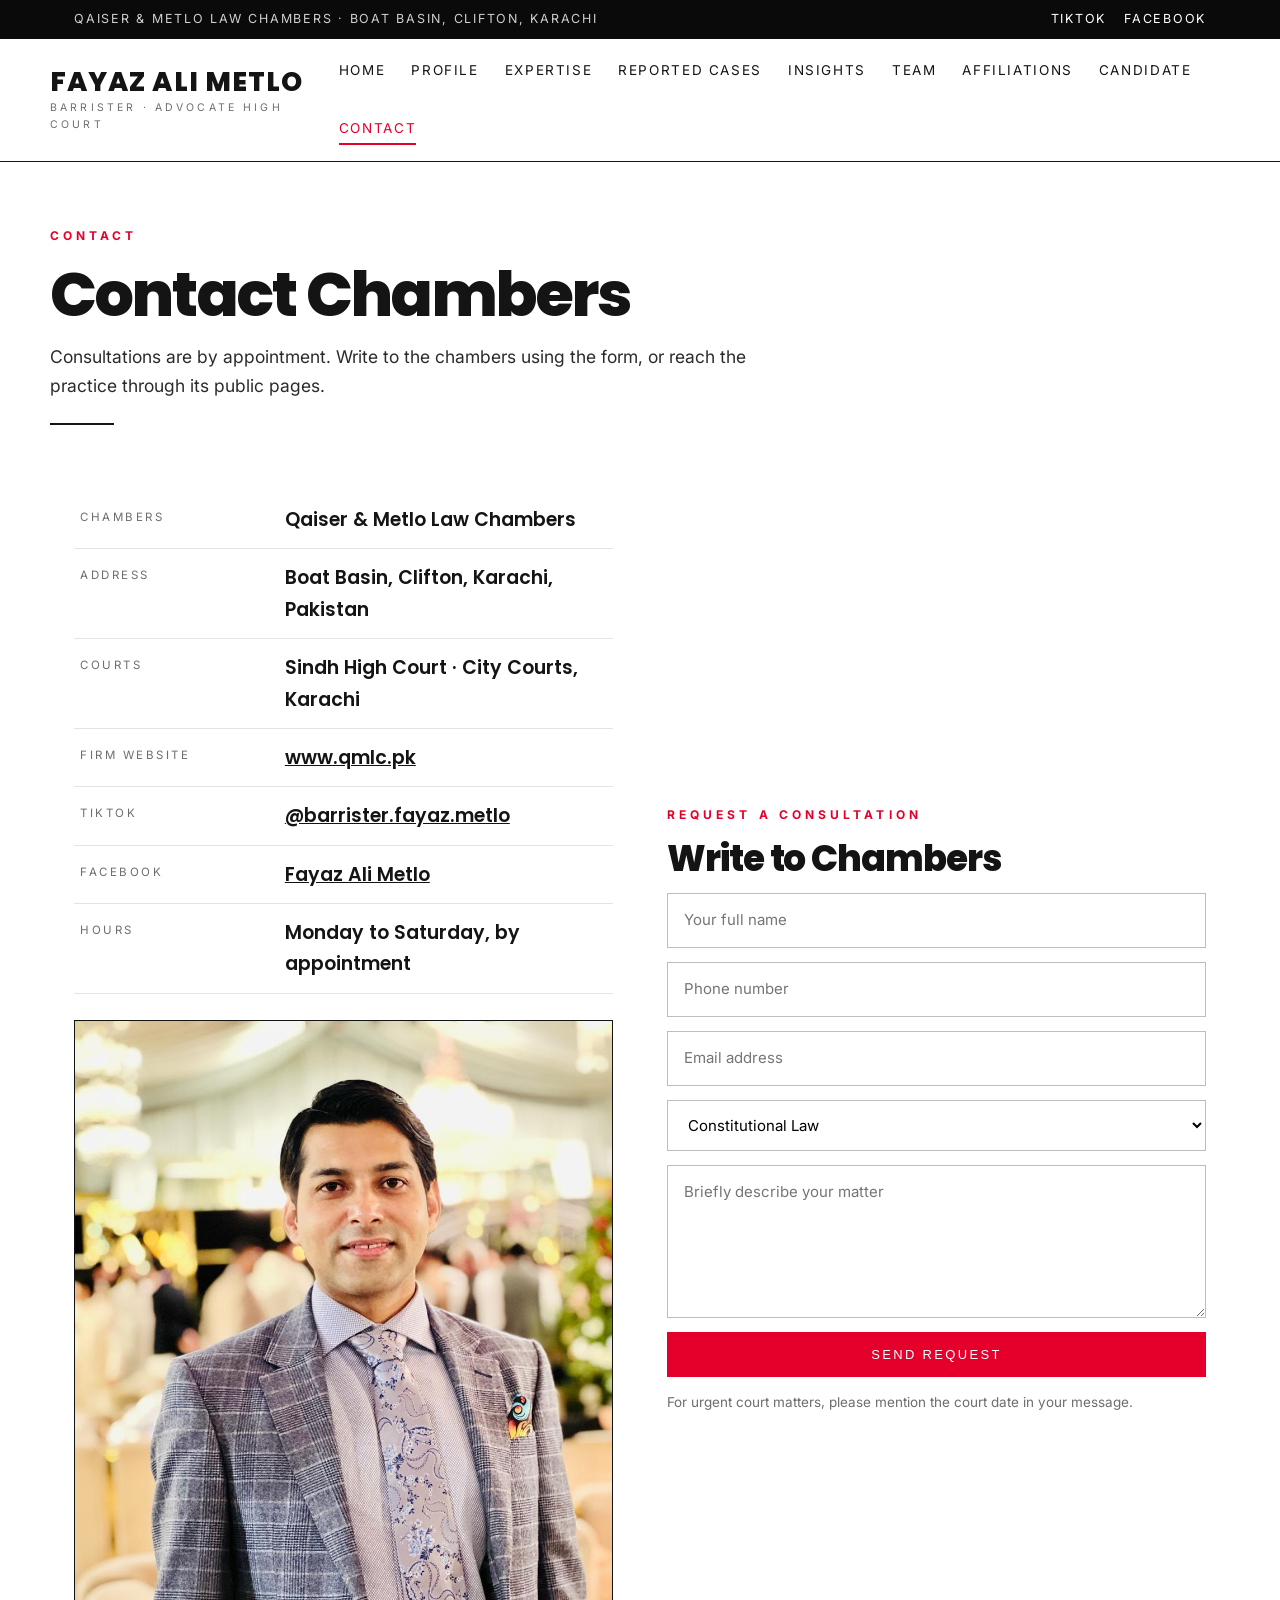
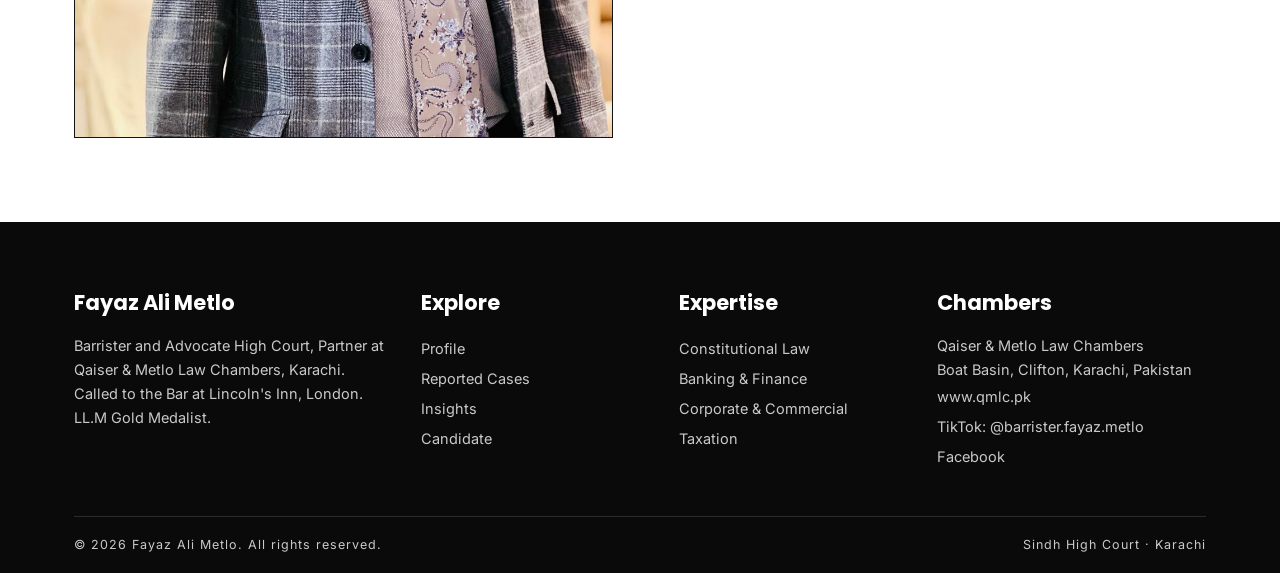
<file: contact.html>
<!DOCTYPE html>
<html lang="en">
<head>
<meta charset="UTF-8">
<meta name="viewport" content="width=device-width, initial-scale=1.0">
<title>Contact | Barrister Fayaz Ali Metlo, Qaiser & Metlo Law Chambers Karachi</title>
<meta name="description" content="Contact Qaiser & Metlo Law Chambers, Boat Basin, Clifton, Karachi. Barrister Fayaz Ali Metlo, Advocate High Court. Consultations by appointment, Monday to Saturday.">
<link rel="canonical" href="https://taqi-kazmi44.github.io/barrister-fayaz-ali-metlo/contact.html">
<meta property="og:type" content="website">
<meta property="og:title" content="Contact | Barrister Fayaz Ali Metlo, Qaiser & Metlo Law Chambers Karachi">
<meta property="og:description" content="Contact Qaiser & Metlo Law Chambers, Boat Basin, Clifton, Karachi. Barrister Fayaz Ali Metlo, Advocate High Court. Consultations by appointment, Monday to Saturday.">
<meta property="og:image" content="https://taqi-kazmi44.github.io/barrister-fayaz-ali-metlo/assets/img/fayaz-studio.jpg">
<meta property="og:url" content="https://taqi-kazmi44.github.io/barrister-fayaz-ali-metlo/contact.html">
<meta name="twitter:card" content="summary_large_image">
<link rel="preconnect" href="https://fonts.googleapis.com">
<link href="https://fonts.googleapis.com/css2?family=Cormorant+Garamond:ital,wght@0,500;0,600;0,700;1,500&family=Inter:wght@400;500;600;700&display=swap" rel="stylesheet">
<link rel="stylesheet" href="assets/css/style.css">
</head>
<body>
<div class="topbar"><div class="wrap"><span>Qaiser &amp; Metlo Law Chambers · Boat Basin, Clifton, Karachi</span><span><a href="https://www.tiktok.com/@barrister.fayaz.metlo" target="_blank" rel="noopener">TikTok</a><a href="https://www.facebook.com/fa.metlo" target="_blank" rel="noopener">Facebook</a></span></div></div>
<header class="site"><div class="wrap nav">
<a class="wordmark" href="index.html"><span class="n">FAYAZ ALI METLO</span><br><span class="s">Barrister · Advocate High Court</span></a>
<button class="burger" onclick="toggleNav()">MENU</button>
<nav class="main" id="mainnav"><a href="index.html">Home</a><a href="about.html">Profile</a><a href="practice-areas.html">Expertise</a><a href="reported-cases.html">Reported Cases</a><a href="articles.html">Insights</a><a href="team.html">Team</a><a href="affiliations.html">Affiliations</a><a href="candidate.html">Candidate</a><a href="contact.html" class="on">Contact</a></nav>
</div></header>
<div class="wrap pagehead"><div class="kick">Contact</div><h1>Contact Chambers</h1><p class="sub" style="margin-top:14px">Consultations are by appointment. Write to the chambers using the form, or reach the practice through its public pages.</p><div class="rule"></div></div>
<section style="padding-top:26px"><div class="wrap split" >
<div class="reveal">
<table class="fact">
<tr><td class="k">Chambers</td><td class="v">Qaiser &amp; Metlo Law Chambers</td></tr>
<tr><td class="k">Address</td><td class="v">Boat Basin, Clifton, Karachi, Pakistan</td></tr>
<tr><td class="k">Courts</td><td class="v">Sindh High Court · City Courts, Karachi</td></tr>
<tr><td class="k">Firm Website</td><td class="v"><a href="https://qmlc.pk" target="_blank" rel="noopener">www.qmlc.pk</a></td></tr>
<tr><td class="k">TikTok</td><td class="v"><a href="https://www.tiktok.com/@barrister.fayaz.metlo" target="_blank" rel="noopener">@barrister.fayaz.metlo</a></td></tr>
<tr><td class="k">Facebook</td><td class="v"><a href="https://www.facebook.com/fa.metlo" target="_blank" rel="noopener">Fayaz Ali Metlo</a></td></tr>
<tr><td class="k">Hours</td><td class="v">Monday to Saturday, by appointment</td></tr>
</table>
<img src="assets/img/fayaz-event.jpg" alt="Fayaz Ali Metlo at a Bar event" style="border:1px solid var(--ink);margin-top:26px">
</div>
<div class="reveal"><div class="kick">Request a Consultation</div><h2 style="font-size:36px;margin-bottom:14px">Write to Chambers</h2>
<form class="cform" id="cform">
<input type="text" placeholder="Your full name" required>
<input type="tel" placeholder="Phone number" required>
<input type="email" placeholder="Email address">
<select><option>Constitutional Law</option><option>Banking &amp; Finance</option><option>Corporate &amp; Commercial</option><option>Criminal Litigation</option><option>Civil Litigation</option><option>Property &amp; Land Revenue</option><option>Family Law</option><option>Customs &amp; Taxation</option><option>Other</option></select>
<textarea rows="5" placeholder="Briefly describe your matter" required></textarea>
<button class="btn" type="submit">Send Request</button>
</form>
<div class="thanks" id="thanks">Thank you. Your request has been noted. The chambers will contact you to confirm an appointment.</div>
<p class="note">For urgent court matters, please mention the court date in your message.</p>
</div>
</div></section>

<footer><div class="wrap">
<div class="cols">
<div><h4>Fayaz Ali Metlo</h4><p>Barrister and Advocate High Court, Partner at Qaiser &amp; Metlo Law Chambers, Karachi. Called to the Bar at Lincoln's Inn, London. LL.M Gold Medalist.</p></div>
<div><h4>Explore</h4><a href="about.html">Profile</a><a href="reported-cases.html">Reported Cases</a><a href="articles.html">Insights</a><a href="candidate.html">Candidate</a></div>
<div><h4>Expertise</h4><a href="practice-areas.html">Constitutional Law</a><a href="practice-areas.html">Banking &amp; Finance</a><a href="practice-areas.html">Corporate &amp; Commercial</a><a href="practice-areas.html">Taxation</a></div>
<div><h4>Chambers</h4><p>Qaiser &amp; Metlo Law Chambers<br>Boat Basin, Clifton, Karachi, Pakistan<br><a href="https://qmlc.pk" target="_blank" rel="noopener">www.qmlc.pk</a></p><a href="https://www.tiktok.com/@barrister.fayaz.metlo" target="_blank" rel="noopener">TikTok: @barrister.fayaz.metlo</a><a href="https://www.facebook.com/fa.metlo" target="_blank" rel="noopener">Facebook</a></div>
</div>
<div class="bot"><span>© <span id="yr"></span> Fayaz Ali Metlo. All rights reserved.</span><span>Sindh High Court · Karachi</span></div>
</div></footer>
<script src="assets/js/main.js"></script>
</body></html>
</file>
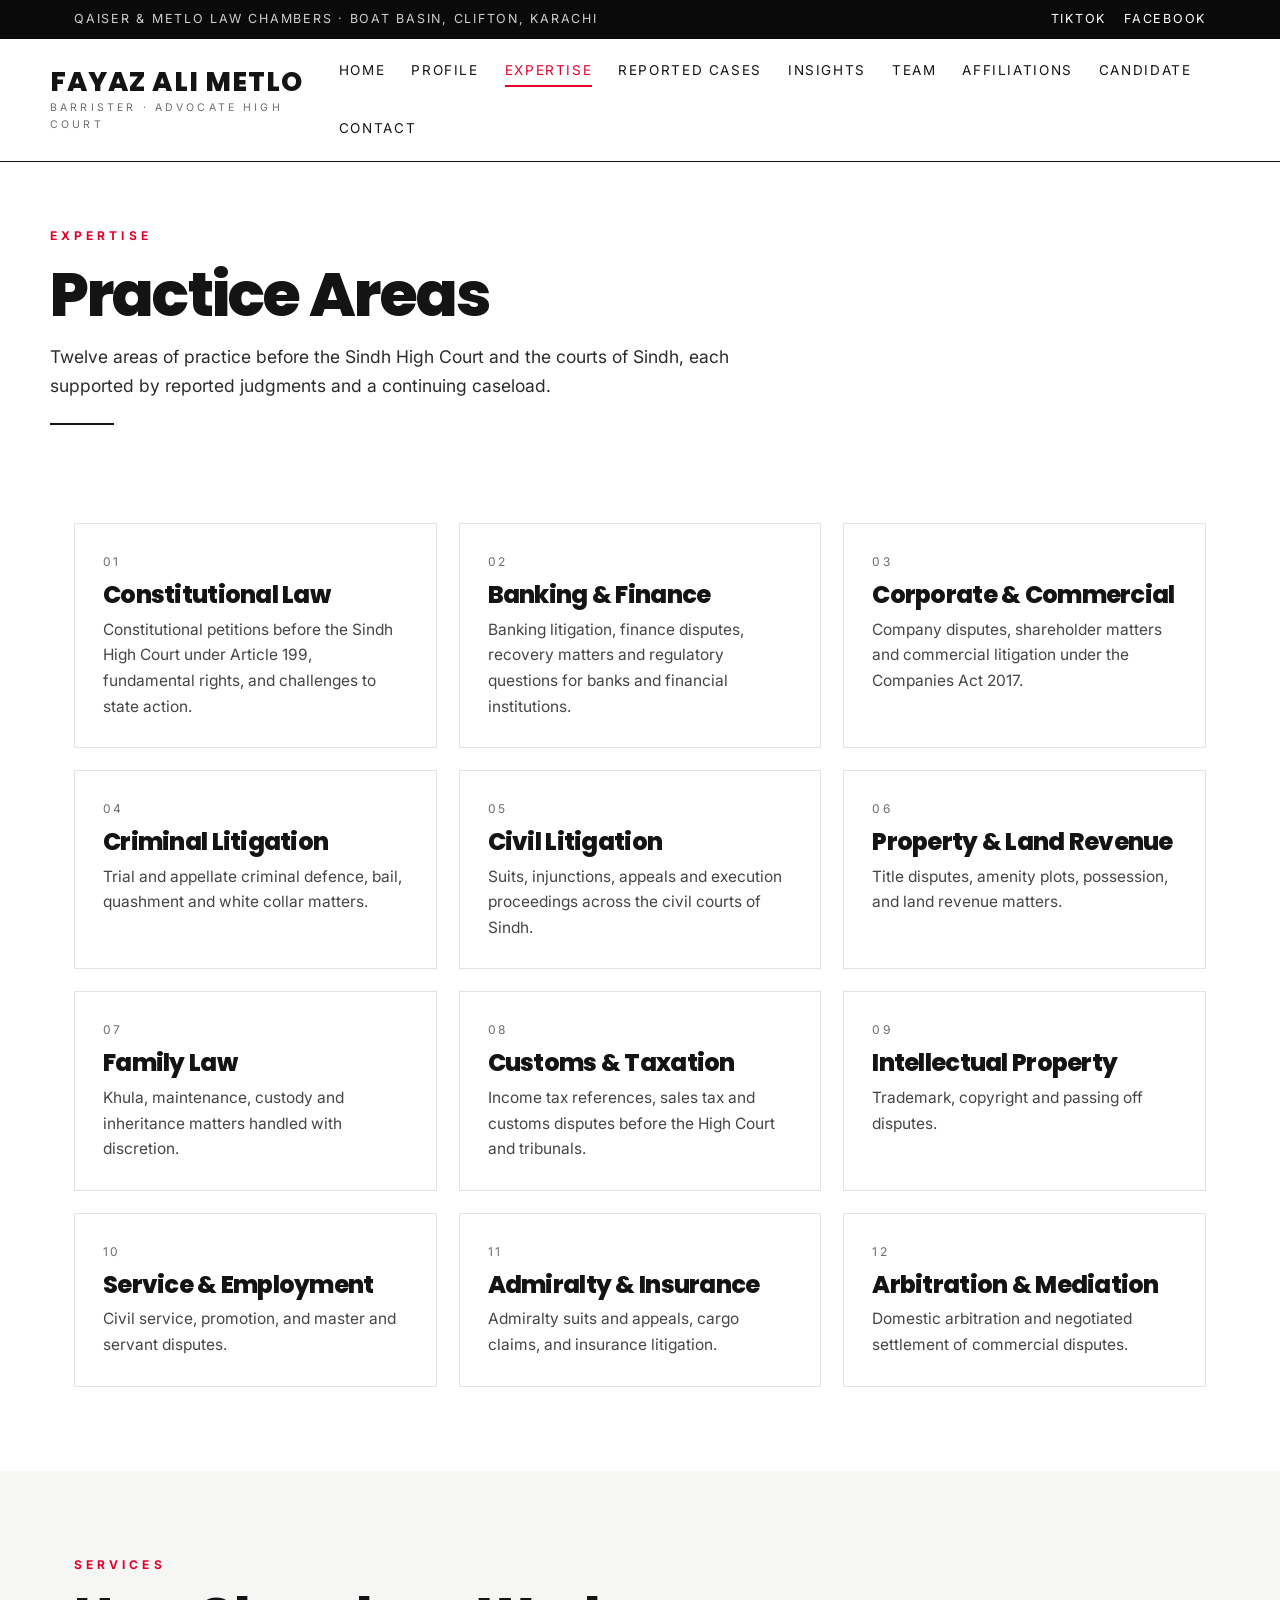
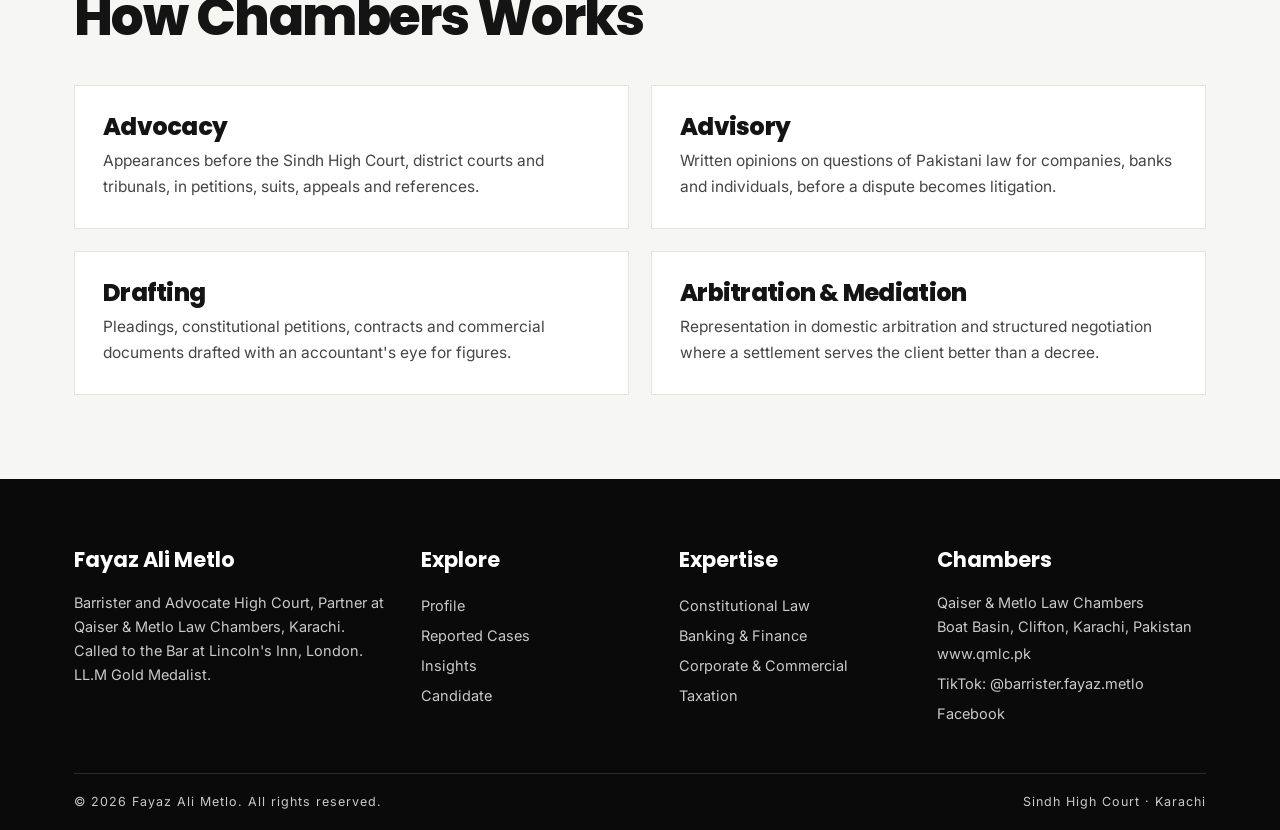
<file: practice-areas.html>
<!DOCTYPE html>
<html lang="en">
<head>
<meta charset="UTF-8">
<meta name="viewport" content="width=device-width, initial-scale=1.0">
<title>Expertise | Barrister Fayaz Ali Metlo</title>
<meta name="description" content="Practice areas of Barrister Fayaz Ali Metlo, Qaiser & Metlo Law Chambers, Karachi: constitutional, banking and finance, corporate, criminal, civil, property, family, taxation, admiralty and arbitration.">
<link rel="canonical" href="https://taqi-kazmi44.github.io/barrister-fayaz-ali-metlo/practice-areas.html">
<meta property="og:type" content="website">
<meta property="og:title" content="Expertise | Barrister Fayaz Ali Metlo">
<meta property="og:description" content="Practice areas of Barrister Fayaz Ali Metlo, Qaiser & Metlo Law Chambers, Karachi: constitutional, banking and finance, corporate, criminal, civil, property, family, taxation, admiralty and arbitration.">
<meta property="og:image" content="https://taqi-kazmi44.github.io/barrister-fayaz-ali-metlo/assets/img/fayaz-studio.jpg">
<meta property="og:url" content="https://taqi-kazmi44.github.io/barrister-fayaz-ali-metlo/practice-areas.html">
<meta name="twitter:card" content="summary_large_image">
<link rel="preconnect" href="https://fonts.googleapis.com">
<link href="https://fonts.googleapis.com/css2?family=Cormorant+Garamond:ital,wght@0,500;0,600;0,700;1,500&family=Inter:wght@400;500;600;700&display=swap" rel="stylesheet">
<link rel="stylesheet" href="assets/css/style.css">
</head>
<body>
<div class="topbar"><div class="wrap"><span>Qaiser &amp; Metlo Law Chambers · Boat Basin, Clifton, Karachi</span><span><a href="https://www.tiktok.com/@barrister.fayaz.metlo" target="_blank" rel="noopener">TikTok</a><a href="https://www.facebook.com/fa.metlo" target="_blank" rel="noopener">Facebook</a></span></div></div>
<header class="site"><div class="wrap nav">
<a class="wordmark" href="index.html"><span class="n">FAYAZ ALI METLO</span><br><span class="s">Barrister · Advocate High Court</span></a>
<button class="burger" onclick="toggleNav()">MENU</button>
<nav class="main" id="mainnav"><a href="index.html">Home</a><a href="about.html">Profile</a><a href="practice-areas.html" class="on">Expertise</a><a href="reported-cases.html">Reported Cases</a><a href="articles.html">Insights</a><a href="team.html">Team</a><a href="affiliations.html">Affiliations</a><a href="candidate.html">Candidate</a><a href="contact.html">Contact</a></nav>
</div></header>
<div class="wrap pagehead"><div class="kick">Expertise</div><h1>Practice Areas</h1><p class="sub" style="margin-top:14px">Twelve areas of practice before the Sindh High Court and the courts of Sindh, each supported by reported judgments and a continuing caseload.</p><div class="rule"></div></div>
<section style="padding-top:30px"><div class="wrap">
<div class="grid3"><div class="card reveal"><div class="meta">01</div><h3>Constitutional Law</h3><p>Constitutional petitions before the Sindh High Court under Article 199, fundamental rights, and challenges to state action.</p></div><div class="card reveal"><div class="meta">02</div><h3>Banking & Finance</h3><p>Banking litigation, finance disputes, recovery matters and regulatory questions for banks and financial institutions.</p></div><div class="card reveal"><div class="meta">03</div><h3>Corporate & Commercial</h3><p>Company disputes, shareholder matters and commercial litigation under the Companies Act 2017.</p></div><div class="card reveal"><div class="meta">04</div><h3>Criminal Litigation</h3><p>Trial and appellate criminal defence, bail, quashment and white collar matters.</p></div><div class="card reveal"><div class="meta">05</div><h3>Civil Litigation</h3><p>Suits, injunctions, appeals and execution proceedings across the civil courts of Sindh.</p></div><div class="card reveal"><div class="meta">06</div><h3>Property & Land Revenue</h3><p>Title disputes, amenity plots, possession, and land revenue matters.</p></div><div class="card reveal"><div class="meta">07</div><h3>Family Law</h3><p>Khula, maintenance, custody and inheritance matters handled with discretion.</p></div><div class="card reveal"><div class="meta">08</div><h3>Customs & Taxation</h3><p>Income tax references, sales tax and customs disputes before the High Court and tribunals.</p></div><div class="card reveal"><div class="meta">09</div><h3>Intellectual Property</h3><p>Trademark, copyright and passing off disputes.</p></div><div class="card reveal"><div class="meta">10</div><h3>Service & Employment</h3><p>Civil service, promotion, and master and servant disputes.</p></div><div class="card reveal"><div class="meta">11</div><h3>Admiralty & Insurance</h3><p>Admiralty suits and appeals, cargo claims, and insurance litigation.</p></div><div class="card reveal"><div class="meta">12</div><h3>Arbitration & Mediation</h3><p>Domestic arbitration and negotiated settlement of commercial disputes.</p></div></div>
</div></section>
<section class="soft"><div class="wrap">
<div class="kick">Services</div><h2 class="big">How Chambers Works</h2>
<div class="grid2">
<div class="card reveal"><h3>Advocacy</h3><p>Appearances before the Sindh High Court, district courts and tribunals, in petitions, suits, appeals and references.</p></div>
<div class="card reveal"><h3>Advisory</h3><p>Written opinions on questions of Pakistani law for companies, banks and individuals, before a dispute becomes litigation.</p></div>
<div class="card reveal"><h3>Drafting</h3><p>Pleadings, constitutional petitions, contracts and commercial documents drafted with an accountant's eye for figures.</p></div>
<div class="card reveal"><h3>Arbitration &amp; Mediation</h3><p>Representation in domestic arbitration and structured negotiation where a settlement serves the client better than a decree.</p></div>
</div>
</div></section>

<footer><div class="wrap">
<div class="cols">
<div><h4>Fayaz Ali Metlo</h4><p>Barrister and Advocate High Court, Partner at Qaiser &amp; Metlo Law Chambers, Karachi. Called to the Bar at Lincoln's Inn, London. LL.M Gold Medalist.</p></div>
<div><h4>Explore</h4><a href="about.html">Profile</a><a href="reported-cases.html">Reported Cases</a><a href="articles.html">Insights</a><a href="candidate.html">Candidate</a></div>
<div><h4>Expertise</h4><a href="practice-areas.html">Constitutional Law</a><a href="practice-areas.html">Banking &amp; Finance</a><a href="practice-areas.html">Corporate &amp; Commercial</a><a href="practice-areas.html">Taxation</a></div>
<div><h4>Chambers</h4><p>Qaiser &amp; Metlo Law Chambers<br>Boat Basin, Clifton, Karachi, Pakistan<br><a href="https://qmlc.pk" target="_blank" rel="noopener">www.qmlc.pk</a></p><a href="https://www.tiktok.com/@barrister.fayaz.metlo" target="_blank" rel="noopener">TikTok: @barrister.fayaz.metlo</a><a href="https://www.facebook.com/fa.metlo" target="_blank" rel="noopener">Facebook</a></div>
</div>
<div class="bot"><span>© <span id="yr"></span> Fayaz Ali Metlo. All rights reserved.</span><span>Sindh High Court · Karachi</span></div>
</div></footer>
<script src="assets/js/main.js"></script>
</body></html>
</file>
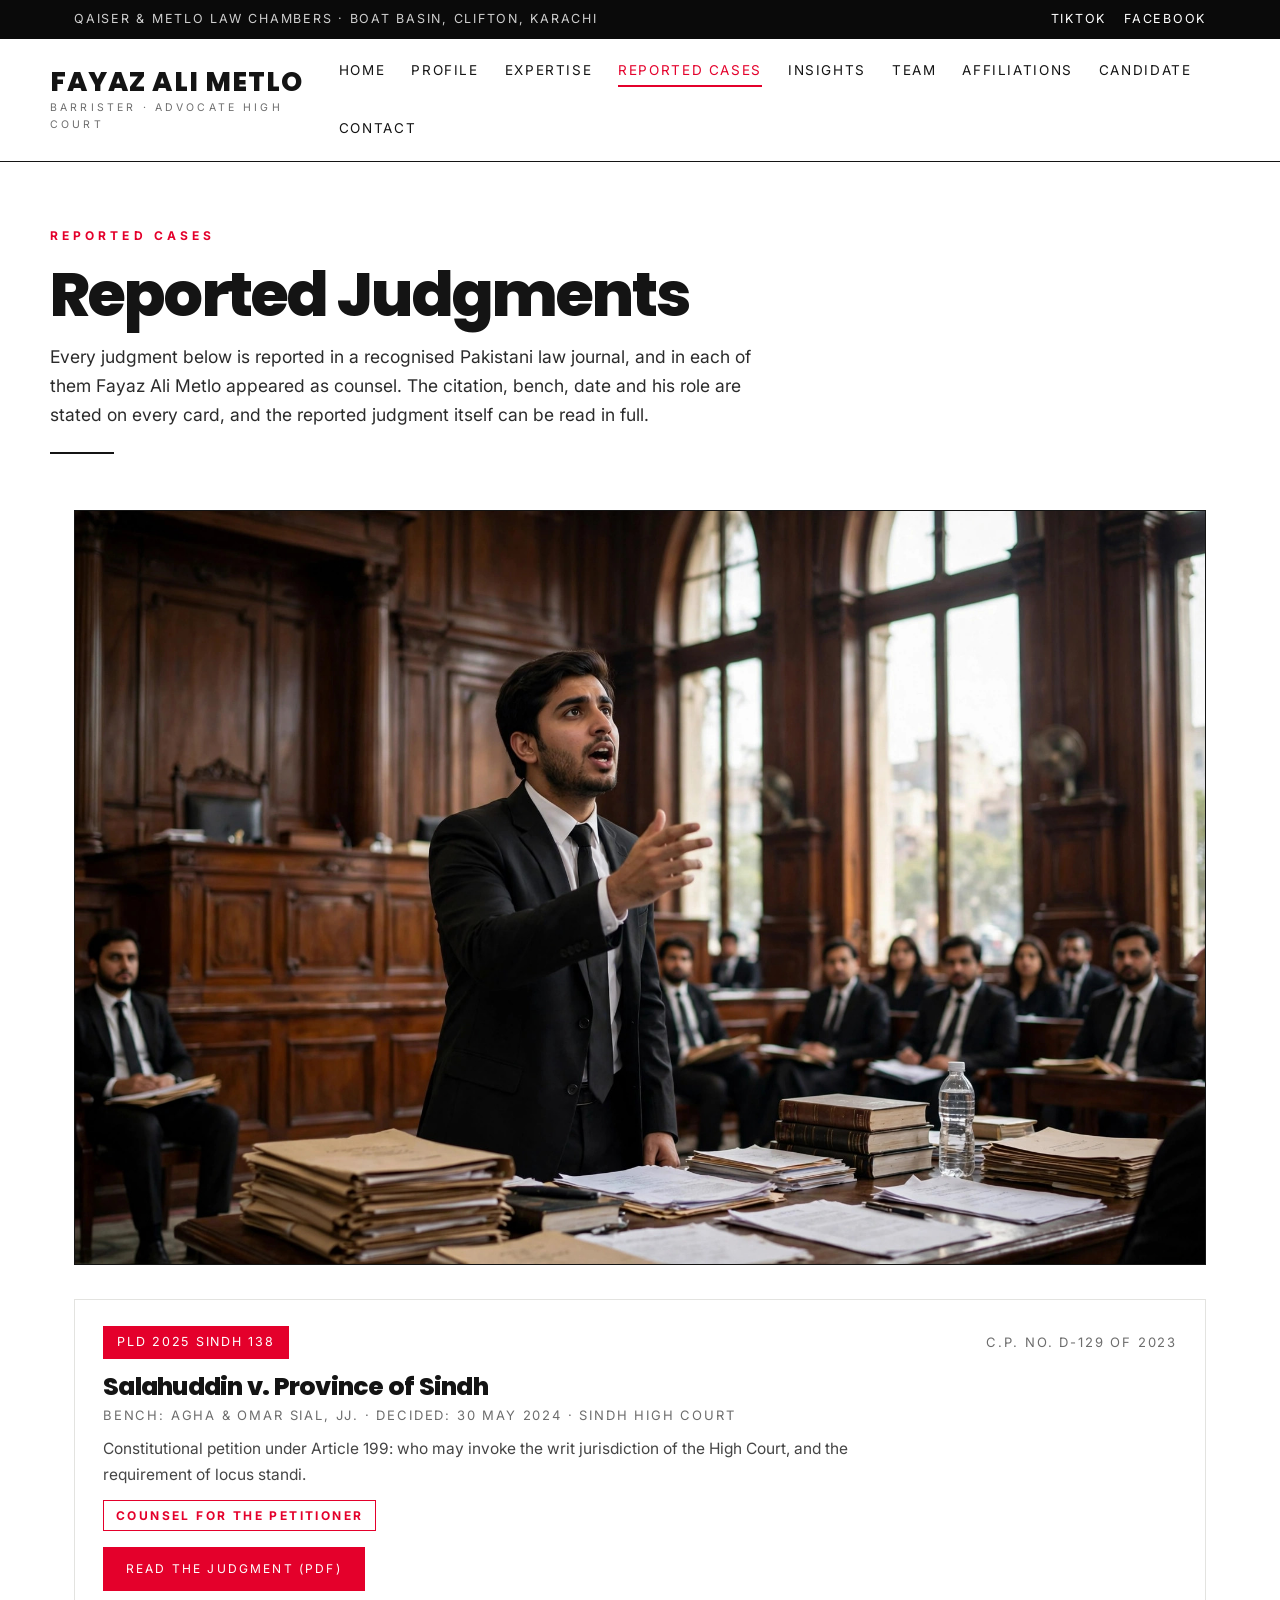
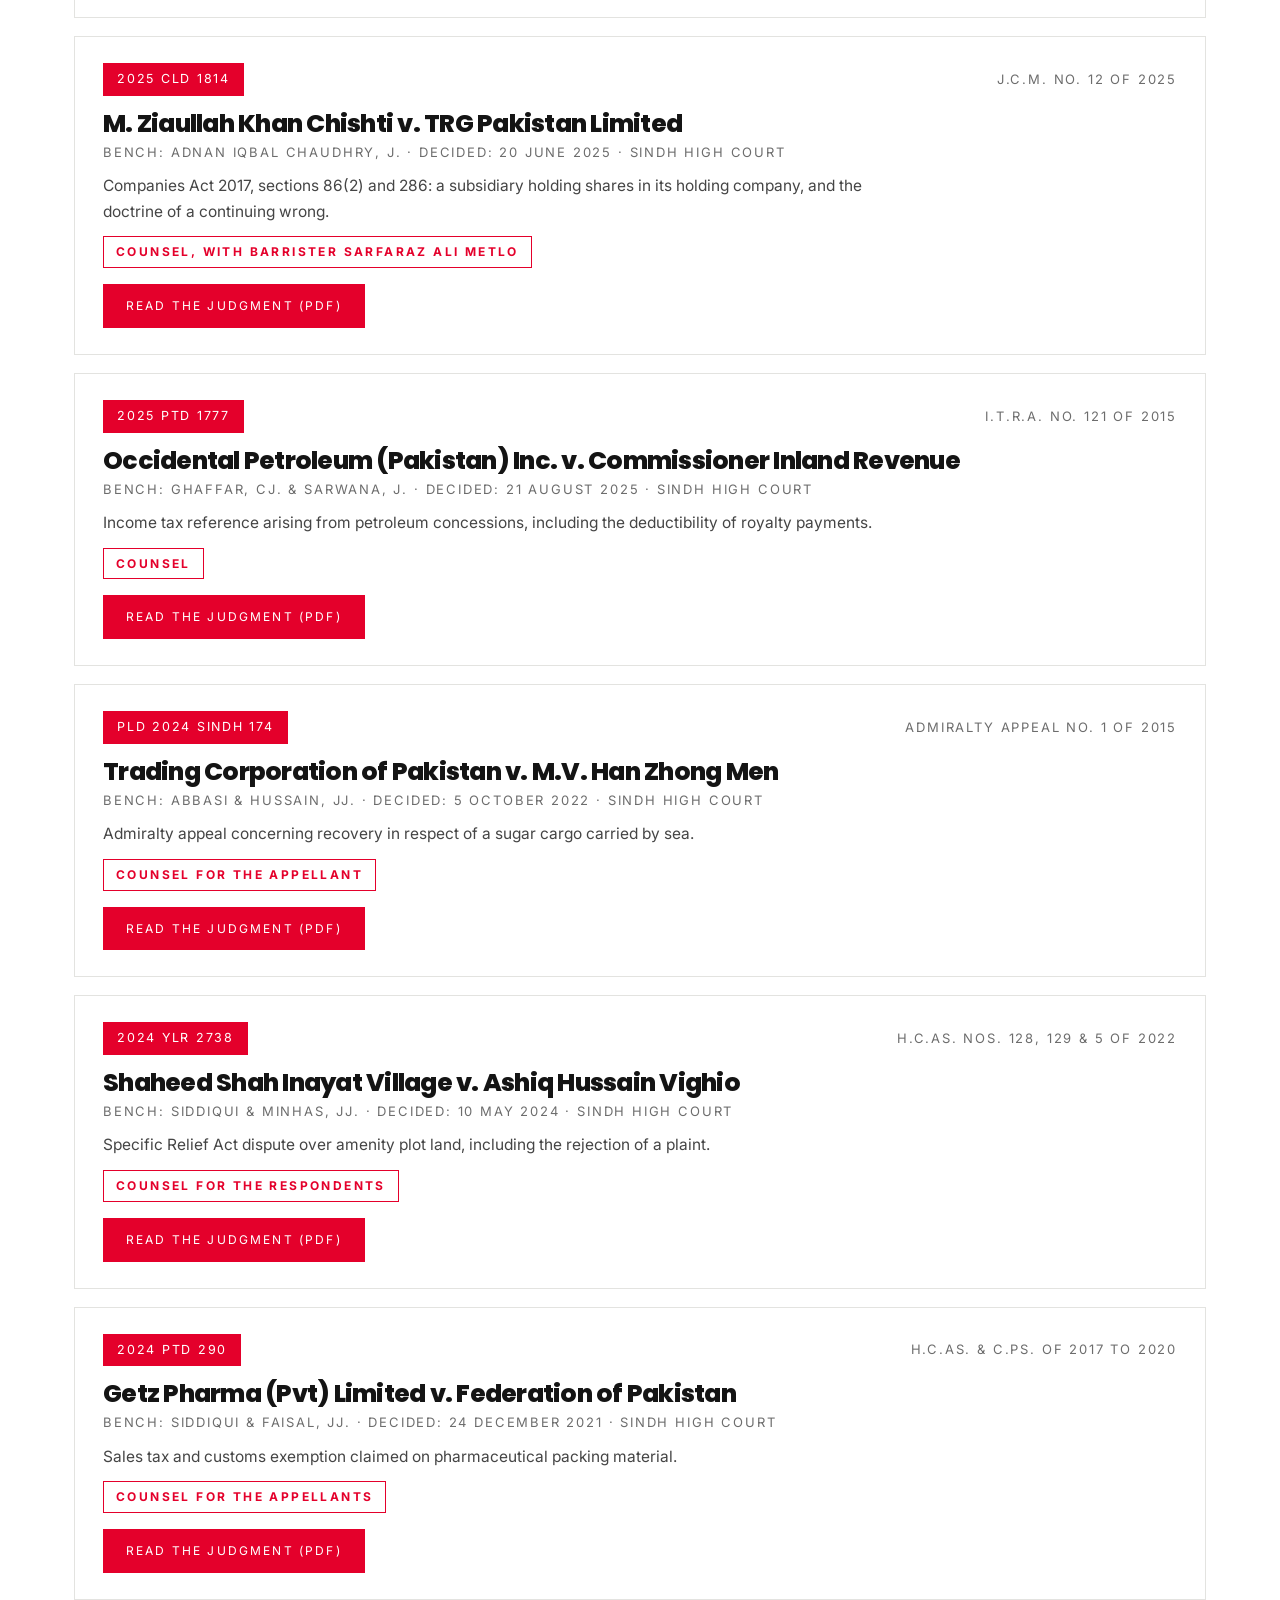
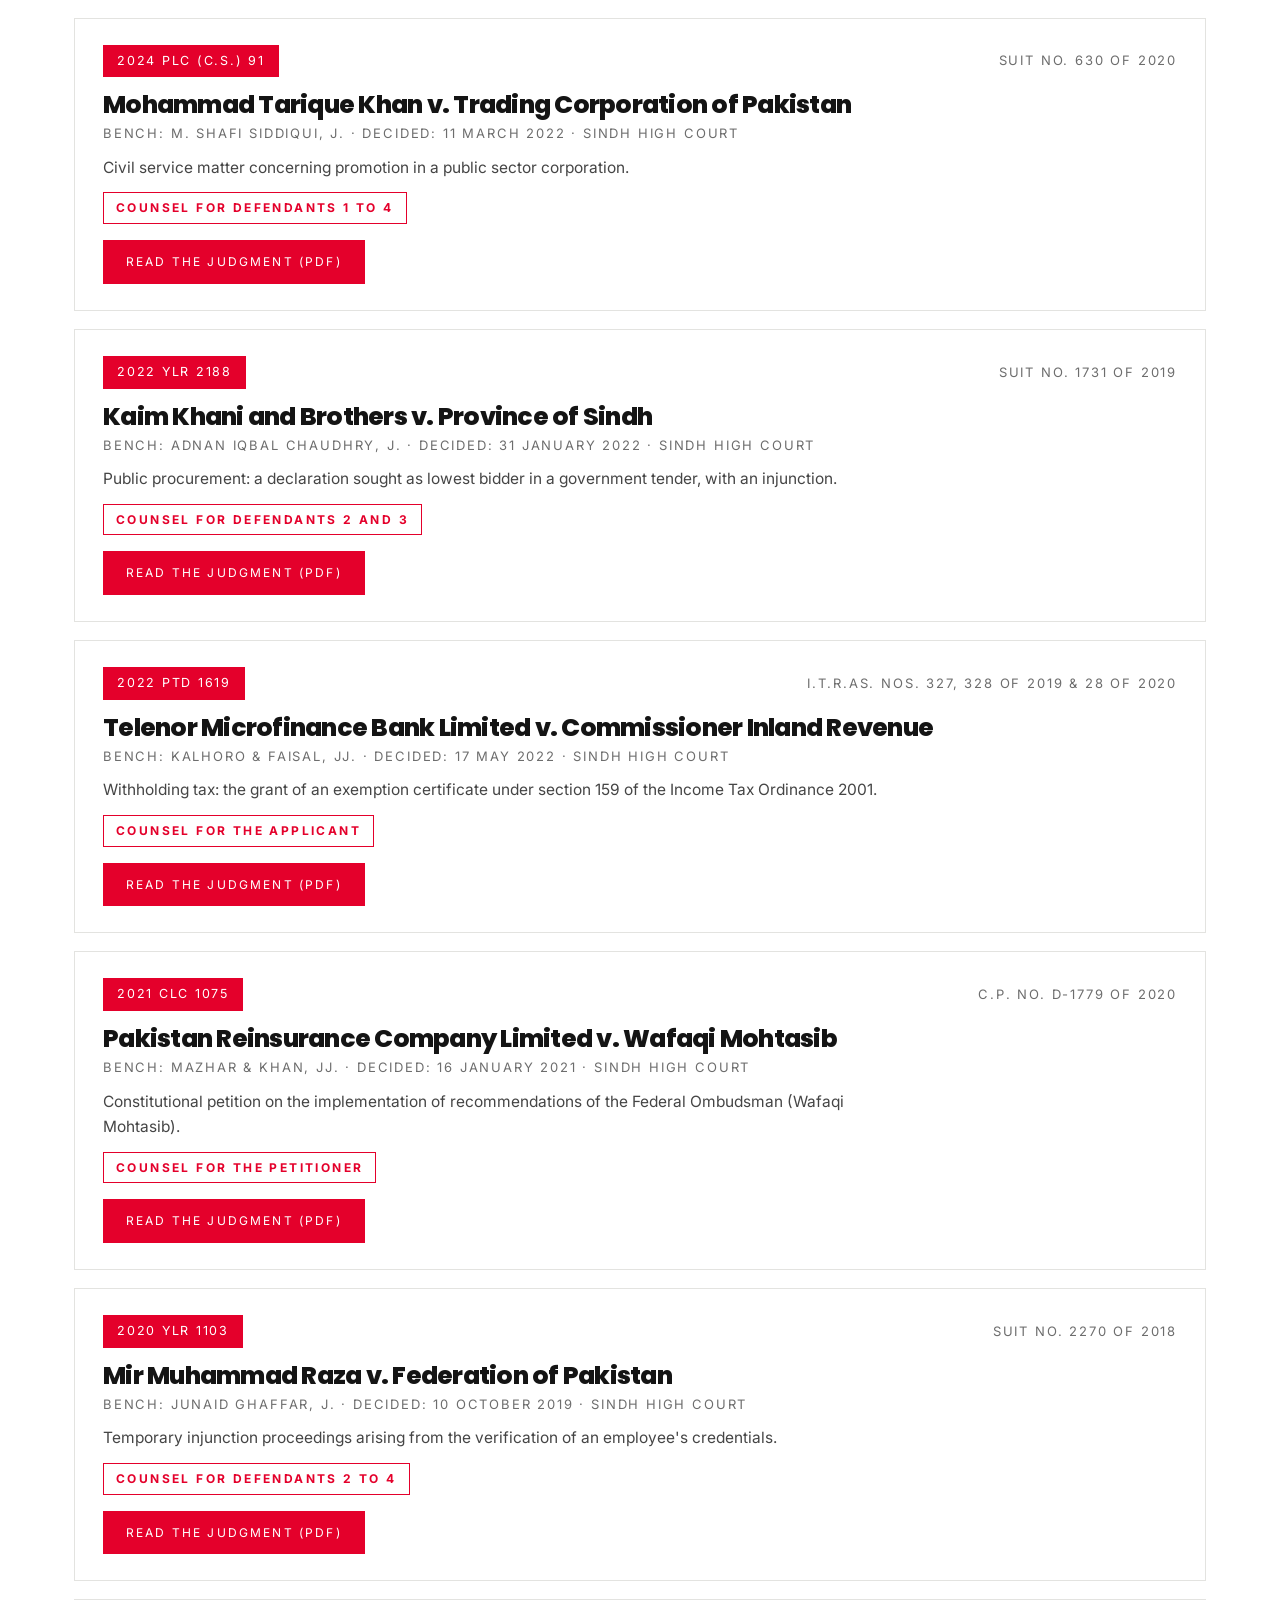
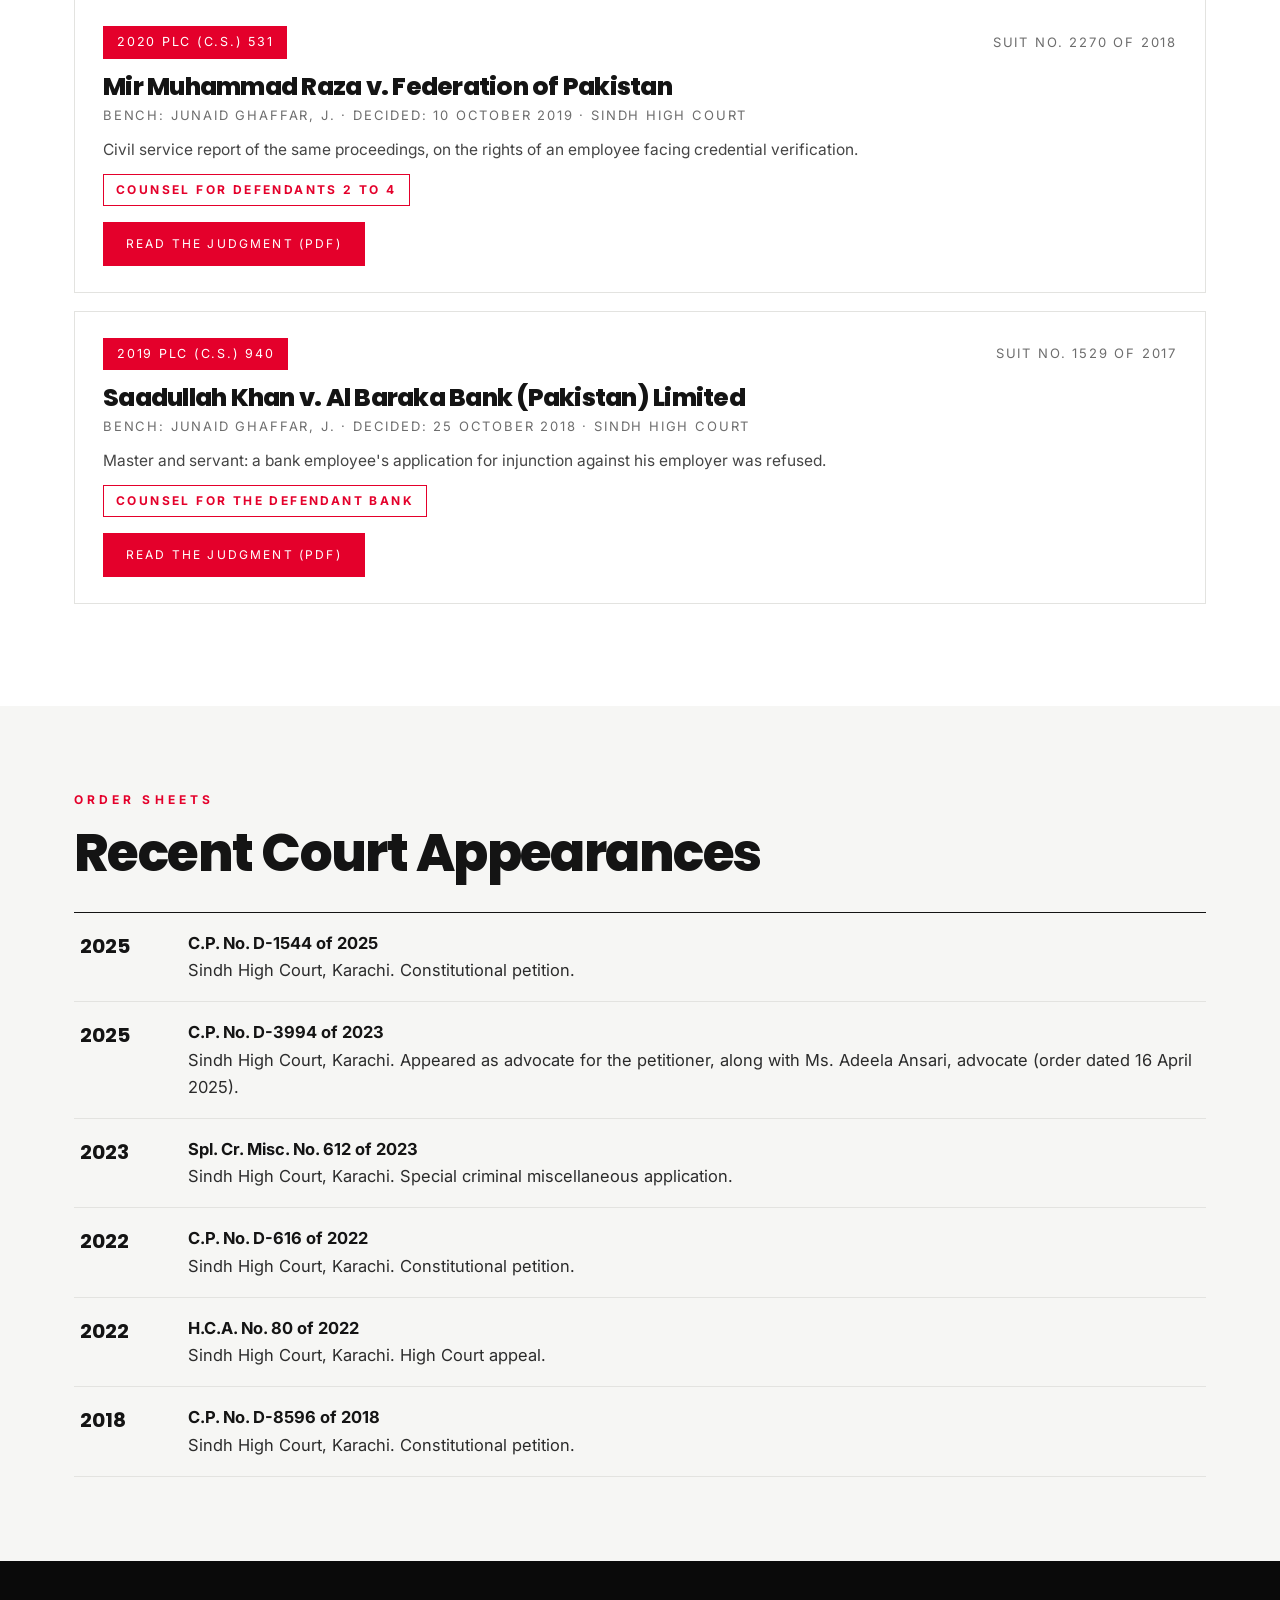
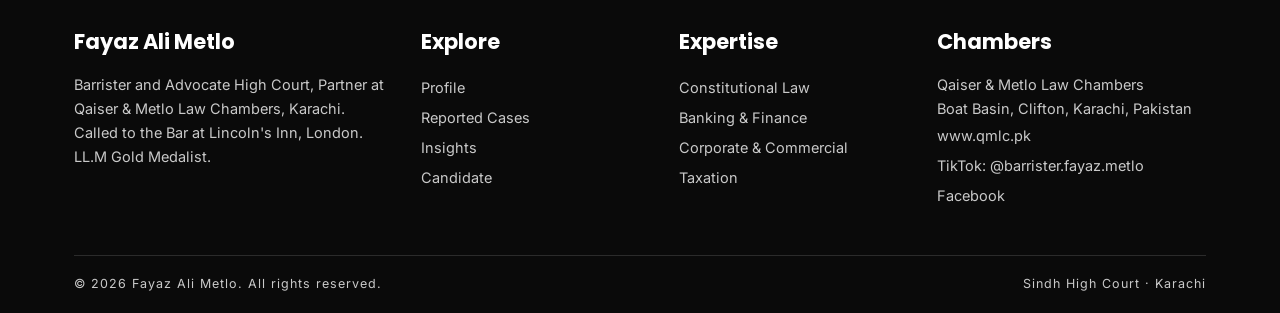
<file: reported-cases.html>
<!DOCTYPE html>
<html lang="en">
<head>
<meta charset="UTF-8">
<meta name="viewport" content="width=device-width, initial-scale=1.0">
<title>Reported Cases | Barrister Fayaz Ali Metlo</title>
<meta name="description" content="Thirteen reported judgments of the Sindh High Court in which Barrister Fayaz Ali Metlo appeared as counsel, with the full judgment PDF of every case: PLD, CLD, PTD, YLR, CLC and PLC reports.">
<link rel="canonical" href="https://taqi-kazmi44.github.io/barrister-fayaz-ali-metlo/reported-cases.html">
<meta property="og:type" content="website">
<meta property="og:title" content="Reported Cases | Barrister Fayaz Ali Metlo">
<meta property="og:description" content="Thirteen reported judgments of the Sindh High Court in which Barrister Fayaz Ali Metlo appeared as counsel, with the full judgment PDF of every case: PLD, CLD, PTD, YLR, CLC and PLC reports.">
<meta property="og:image" content="https://taqi-kazmi44.github.io/barrister-fayaz-ali-metlo/assets/img/fayaz-studio.jpg">
<meta property="og:url" content="https://taqi-kazmi44.github.io/barrister-fayaz-ali-metlo/reported-cases.html">
<meta name="twitter:card" content="summary_large_image">
<link rel="preconnect" href="https://fonts.googleapis.com">
<link href="https://fonts.googleapis.com/css2?family=Cormorant+Garamond:ital,wght@0,500;0,600;0,700;1,500&family=Inter:wght@400;500;600;700&display=swap" rel="stylesheet">
<link rel="stylesheet" href="assets/css/style.css">
</head>
<body>
<div class="topbar"><div class="wrap"><span>Qaiser &amp; Metlo Law Chambers · Boat Basin, Clifton, Karachi</span><span><a href="https://www.tiktok.com/@barrister.fayaz.metlo" target="_blank" rel="noopener">TikTok</a><a href="https://www.facebook.com/fa.metlo" target="_blank" rel="noopener">Facebook</a></span></div></div>
<header class="site"><div class="wrap nav">
<a class="wordmark" href="index.html"><span class="n">FAYAZ ALI METLO</span><br><span class="s">Barrister · Advocate High Court</span></a>
<button class="burger" onclick="toggleNav()">MENU</button>
<nav class="main" id="mainnav"><a href="index.html">Home</a><a href="about.html">Profile</a><a href="practice-areas.html">Expertise</a><a href="reported-cases.html" class="on">Reported Cases</a><a href="articles.html">Insights</a><a href="team.html">Team</a><a href="affiliations.html">Affiliations</a><a href="candidate.html">Candidate</a><a href="contact.html">Contact</a></nav>
</div></header>
<div class="wrap pagehead"><div class="kick">Reported Cases</div><h1>Reported Judgments</h1><p class="sub" style="margin-top:14px">Every judgment below is reported in a recognised Pakistani law journal, and in each of them Fayaz Ali Metlo appeared as counsel. The citation, bench, date and his role are stated on every card, and the reported judgment itself can be read in full.</p><div class="rule"></div></div>
<section style="padding-top:26px"><div class="wrap">
<img src="assets/img/courtroom.jpg" alt="An advocate arguing before a High Court bench" style="border:1px solid var(--ink);width:100%;margin-bottom:34px" class="reveal">
<article class="jcard reveal"><div class="top"><span class="cite">PLD 2025 Sindh 138</span><span class="bench">C.P. No. D-129 of 2023</span></div>
<h3>Salahuddin v. Province of Sindh</h3><div class="bench">Bench: Agha & Omar Sial, JJ. · Decided: 30 May 2024 · Sindh High Court</div>
<p>Constitutional petition under Article 199: who may invoke the writ jurisdiction of the High Court, and the requirement of locus standi.</p><span class="role">Counsel for the Petitioner</span><br><a class="pdfbtn" href="assets/docs/pld-2025-sindh-138.pdf" target="_blank" rel="noopener">Read the Judgment (PDF)</a></article><article class="jcard reveal"><div class="top"><span class="cite">2025 CLD 1814</span><span class="bench">J.C.M. No. 12 of 2025</span></div>
<h3>M. Ziaullah Khan Chishti v. TRG Pakistan Limited</h3><div class="bench">Bench: Adnan Iqbal Chaudhry, J. · Decided: 20 June 2025 · Sindh High Court</div>
<p>Companies Act 2017, sections 86(2) and 286: a subsidiary holding shares in its holding company, and the doctrine of a continuing wrong.</p><span class="role">Counsel, with Barrister Sarfaraz Ali Metlo</span><br><a class="pdfbtn" href="assets/docs/2025-cld-1814.pdf" target="_blank" rel="noopener">Read the Judgment (PDF)</a></article><article class="jcard reveal"><div class="top"><span class="cite">2025 PTD 1777</span><span class="bench">I.T.R.A. No. 121 of 2015</span></div>
<h3>Occidental Petroleum (Pakistan) Inc. v. Commissioner Inland Revenue</h3><div class="bench">Bench: Ghaffar, CJ. & Sarwana, J. · Decided: 21 August 2025 · Sindh High Court</div>
<p>Income tax reference arising from petroleum concessions, including the deductibility of royalty payments.</p><span class="role">Counsel</span><br><a class="pdfbtn" href="assets/docs/2025-ptd-1777.pdf" target="_blank" rel="noopener">Read the Judgment (PDF)</a></article><article class="jcard reveal"><div class="top"><span class="cite">PLD 2024 Sindh 174</span><span class="bench">Admiralty Appeal No. 1 of 2015</span></div>
<h3>Trading Corporation of Pakistan v. M.V. Han Zhong Men</h3><div class="bench">Bench: Abbasi & Hussain, JJ. · Decided: 5 October 2022 · Sindh High Court</div>
<p>Admiralty appeal concerning recovery in respect of a sugar cargo carried by sea.</p><span class="role">Counsel for the Appellant</span><br><a class="pdfbtn" href="assets/docs/pld-2024-sindh-174.pdf" target="_blank" rel="noopener">Read the Judgment (PDF)</a></article><article class="jcard reveal"><div class="top"><span class="cite">2024 YLR 2738</span><span class="bench">H.C.As. Nos. 128, 129 & 5 of 2022</span></div>
<h3>Shaheed Shah Inayat Village v. Ashiq Hussain Vighio</h3><div class="bench">Bench: Siddiqui & Minhas, JJ. · Decided: 10 May 2024 · Sindh High Court</div>
<p>Specific Relief Act dispute over amenity plot land, including the rejection of a plaint.</p><span class="role">Counsel for the Respondents</span><br><a class="pdfbtn" href="assets/docs/2024-ylr-2738.pdf" target="_blank" rel="noopener">Read the Judgment (PDF)</a></article><article class="jcard reveal"><div class="top"><span class="cite">2024 PTD 290</span><span class="bench">H.C.As. & C.Ps. of 2017 to 2020</span></div>
<h3>Getz Pharma (Pvt) Limited v. Federation of Pakistan</h3><div class="bench">Bench: Siddiqui & Faisal, JJ. · Decided: 24 December 2021 · Sindh High Court</div>
<p>Sales tax and customs exemption claimed on pharmaceutical packing material.</p><span class="role">Counsel for the Appellants</span><br><a class="pdfbtn" href="assets/docs/2024-ptd-290.pdf" target="_blank" rel="noopener">Read the Judgment (PDF)</a></article><article class="jcard reveal"><div class="top"><span class="cite">2024 PLC (C.S.) 91</span><span class="bench">Suit No. 630 of 2020</span></div>
<h3>Mohammad Tarique Khan v. Trading Corporation of Pakistan</h3><div class="bench">Bench: M. Shafi Siddiqui, J. · Decided: 11 March 2022 · Sindh High Court</div>
<p>Civil service matter concerning promotion in a public sector corporation.</p><span class="role">Counsel for Defendants 1 to 4</span><br><a class="pdfbtn" href="assets/docs/2024-plc-cs-91.pdf" target="_blank" rel="noopener">Read the Judgment (PDF)</a></article><article class="jcard reveal"><div class="top"><span class="cite">2022 YLR 2188</span><span class="bench">Suit No. 1731 of 2019</span></div>
<h3>Kaim Khani and Brothers v. Province of Sindh</h3><div class="bench">Bench: Adnan Iqbal Chaudhry, J. · Decided: 31 January 2022 · Sindh High Court</div>
<p>Public procurement: a declaration sought as lowest bidder in a government tender, with an injunction.</p><span class="role">Counsel for Defendants 2 and 3</span><br><a class="pdfbtn" href="assets/docs/2022-ylr-2188.pdf" target="_blank" rel="noopener">Read the Judgment (PDF)</a></article><article class="jcard reveal"><div class="top"><span class="cite">2022 PTD 1619</span><span class="bench">I.T.R.As. Nos. 327, 328 of 2019 & 28 of 2020</span></div>
<h3>Telenor Microfinance Bank Limited v. Commissioner Inland Revenue</h3><div class="bench">Bench: Kalhoro & Faisal, JJ. · Decided: 17 May 2022 · Sindh High Court</div>
<p>Withholding tax: the grant of an exemption certificate under section 159 of the Income Tax Ordinance 2001.</p><span class="role">Counsel for the Applicant</span><br><a class="pdfbtn" href="assets/docs/2022-ptd-1619.pdf" target="_blank" rel="noopener">Read the Judgment (PDF)</a></article><article class="jcard reveal"><div class="top"><span class="cite">2021 CLC 1075</span><span class="bench">C.P. No. D-1779 of 2020</span></div>
<h3>Pakistan Reinsurance Company Limited v. Wafaqi Mohtasib</h3><div class="bench">Bench: Mazhar & Khan, JJ. · Decided: 16 January 2021 · Sindh High Court</div>
<p>Constitutional petition on the implementation of recommendations of the Federal Ombudsman (Wafaqi Mohtasib).</p><span class="role">Counsel for the Petitioner</span><br><a class="pdfbtn" href="assets/docs/2021-clc-1075.pdf" target="_blank" rel="noopener">Read the Judgment (PDF)</a></article><article class="jcard reveal"><div class="top"><span class="cite">2020 YLR 1103</span><span class="bench">Suit No. 2270 of 2018</span></div>
<h3>Mir Muhammad Raza v. Federation of Pakistan</h3><div class="bench">Bench: Junaid Ghaffar, J. · Decided: 10 October 2019 · Sindh High Court</div>
<p>Temporary injunction proceedings arising from the verification of an employee's credentials.</p><span class="role">Counsel for Defendants 2 to 4</span><br><a class="pdfbtn" href="assets/docs/2020-ylr-1103.pdf" target="_blank" rel="noopener">Read the Judgment (PDF)</a></article><article class="jcard reveal"><div class="top"><span class="cite">2020 PLC (C.S.) 531</span><span class="bench">Suit No. 2270 of 2018</span></div>
<h3>Mir Muhammad Raza v. Federation of Pakistan</h3><div class="bench">Bench: Junaid Ghaffar, J. · Decided: 10 October 2019 · Sindh High Court</div>
<p>Civil service report of the same proceedings, on the rights of an employee facing credential verification.</p><span class="role">Counsel for Defendants 2 to 4</span><br><a class="pdfbtn" href="assets/docs/2020-plc-cs-531.pdf" target="_blank" rel="noopener">Read the Judgment (PDF)</a></article><article class="jcard reveal"><div class="top"><span class="cite">2019 PLC (C.S.) 940</span><span class="bench">Suit No. 1529 of 2017</span></div>
<h3>Saadullah Khan v. Al Baraka Bank (Pakistan) Limited</h3><div class="bench">Bench: Junaid Ghaffar, J. · Decided: 25 October 2018 · Sindh High Court</div>
<p>Master and servant: a bank employee's application for injunction against his employer was refused.</p><span class="role">Counsel for the Defendant Bank</span><br><a class="pdfbtn" href="assets/docs/2019-plc-cs-940.pdf" target="_blank" rel="noopener">Read the Judgment (PDF)</a></article>
</div></section>
<section class="soft"><div class="wrap">
<div class="kick">Order Sheets</div><h2 class="big">Recent Court Appearances</h2>
<div class="timeline"><div class="ev reveal"><div class="dt">2025</div><div class="tx"><b>C.P. No. D-1544 of 2025</b><br>Sindh High Court, Karachi. Constitutional petition.</div></div><div class="ev reveal"><div class="dt">2025</div><div class="tx"><b>C.P. No. D-3994 of 2023</b><br>Sindh High Court, Karachi. Appeared as advocate for the petitioner, along with Ms. Adeela Ansari, advocate (order dated 16 April 2025).</div></div><div class="ev reveal"><div class="dt">2023</div><div class="tx"><b>Spl. Cr. Misc. No. 612 of 2023</b><br>Sindh High Court, Karachi. Special criminal miscellaneous application.</div></div><div class="ev reveal"><div class="dt">2022</div><div class="tx"><b>C.P. No. D-616 of 2022</b><br>Sindh High Court, Karachi. Constitutional petition.</div></div><div class="ev reveal"><div class="dt">2022</div><div class="tx"><b>H.C.A. No. 80 of 2022</b><br>Sindh High Court, Karachi. High Court appeal.</div></div><div class="ev reveal"><div class="dt">2018</div><div class="tx"><b>C.P. No. D-8596 of 2018</b><br>Sindh High Court, Karachi. Constitutional petition.</div></div></div>
</div></section>

<footer><div class="wrap">
<div class="cols">
<div><h4>Fayaz Ali Metlo</h4><p>Barrister and Advocate High Court, Partner at Qaiser &amp; Metlo Law Chambers, Karachi. Called to the Bar at Lincoln's Inn, London. LL.M Gold Medalist.</p></div>
<div><h4>Explore</h4><a href="about.html">Profile</a><a href="reported-cases.html">Reported Cases</a><a href="articles.html">Insights</a><a href="candidate.html">Candidate</a></div>
<div><h4>Expertise</h4><a href="practice-areas.html">Constitutional Law</a><a href="practice-areas.html">Banking &amp; Finance</a><a href="practice-areas.html">Corporate &amp; Commercial</a><a href="practice-areas.html">Taxation</a></div>
<div><h4>Chambers</h4><p>Qaiser &amp; Metlo Law Chambers<br>Boat Basin, Clifton, Karachi, Pakistan<br><a href="https://qmlc.pk" target="_blank" rel="noopener">www.qmlc.pk</a></p><a href="https://www.tiktok.com/@barrister.fayaz.metlo" target="_blank" rel="noopener">TikTok: @barrister.fayaz.metlo</a><a href="https://www.facebook.com/fa.metlo" target="_blank" rel="noopener">Facebook</a></div>
</div>
<div class="bot"><span>© <span id="yr"></span> Fayaz Ali Metlo. All rights reserved.</span><span>Sindh High Court · Karachi</span></div>
</div></footer>
<script src="assets/js/main.js"></script>
</body></html>
</file>
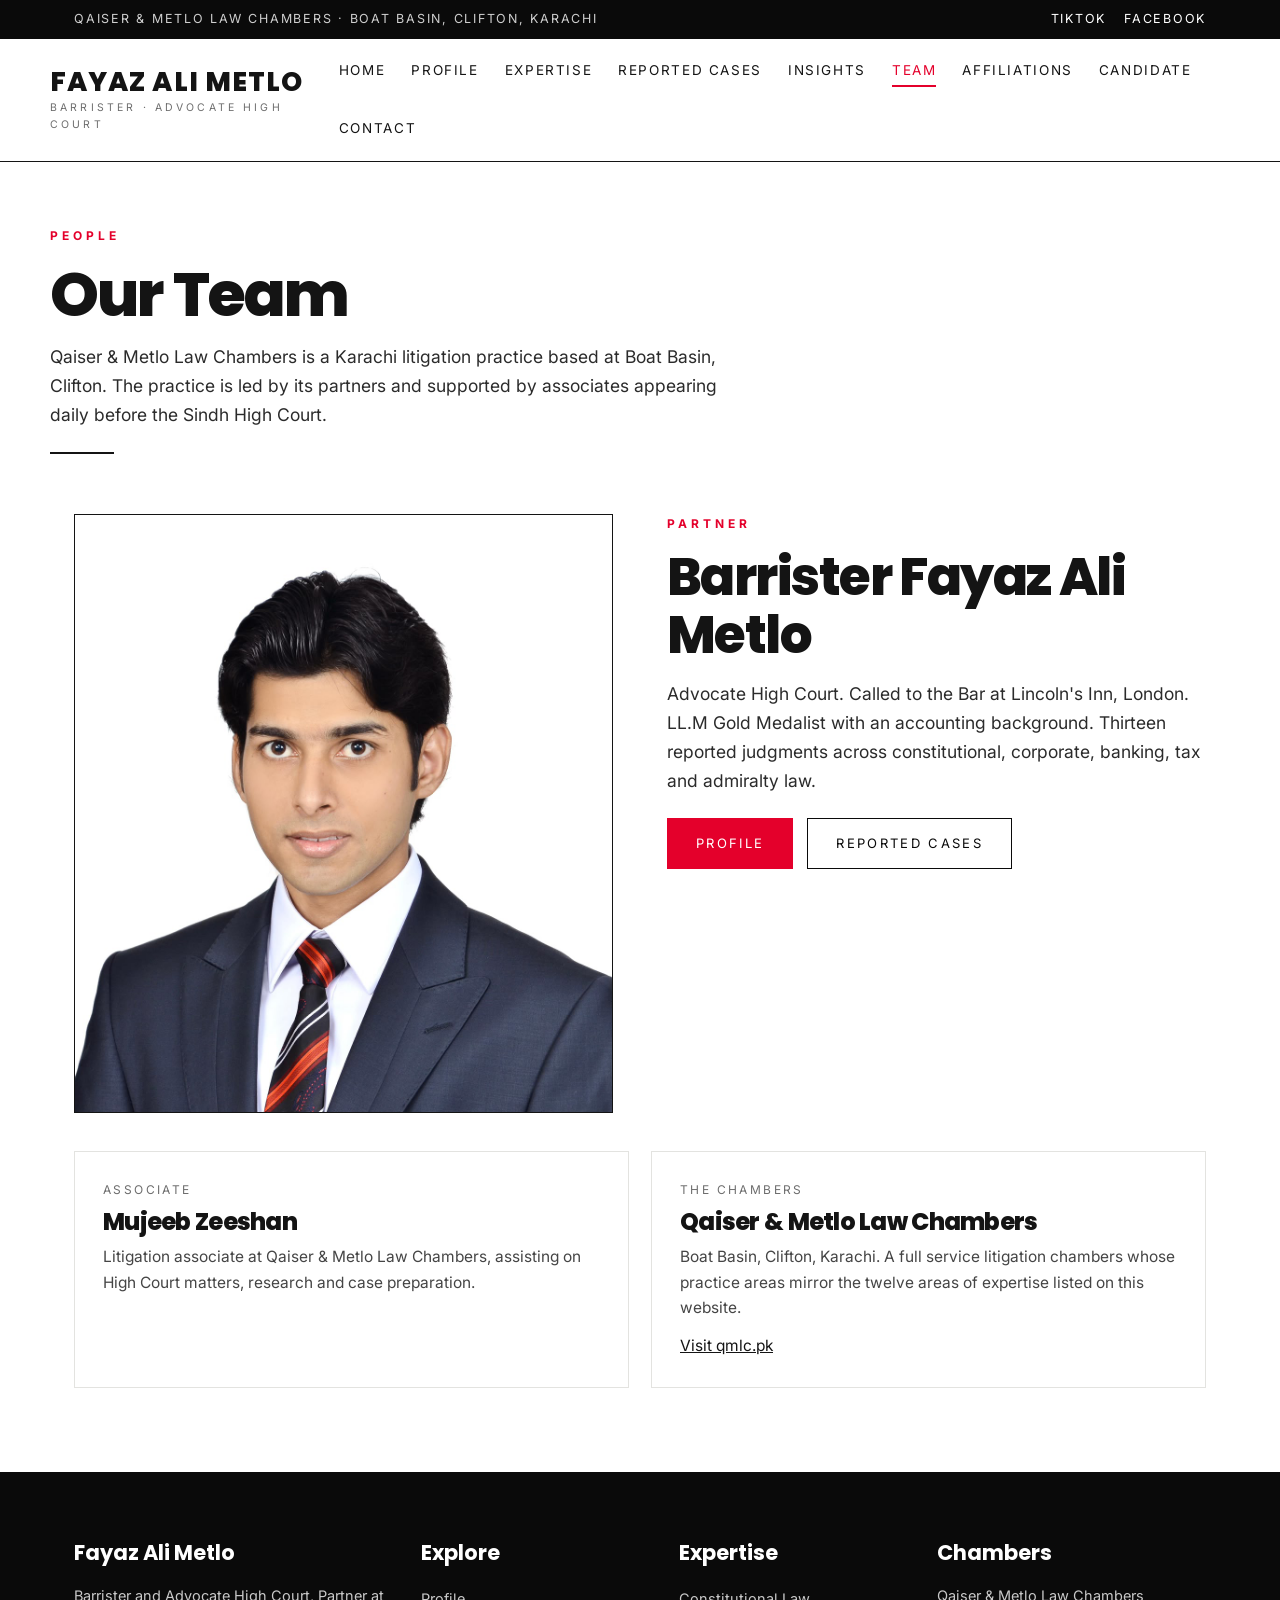
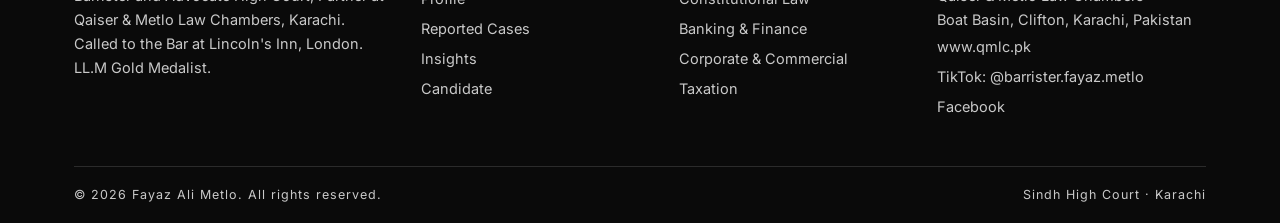
<file: team.html>
<!DOCTYPE html>
<html lang="en">
<head>
<meta charset="UTF-8">
<meta name="viewport" content="width=device-width, initial-scale=1.0">
<title>Our Team | Qaiser & Metlo Law Chambers</title>
<meta name="description" content="The team at Qaiser & Metlo Law Chambers, Karachi: Barrister Fayaz Ali Metlo, Partner, and the litigation team appearing before the Sindh High Court.">
<link rel="canonical" href="https://taqi-kazmi44.github.io/barrister-fayaz-ali-metlo/team.html">
<meta property="og:type" content="website">
<meta property="og:title" content="Our Team | Qaiser & Metlo Law Chambers">
<meta property="og:description" content="The team at Qaiser & Metlo Law Chambers, Karachi: Barrister Fayaz Ali Metlo, Partner, and the litigation team appearing before the Sindh High Court.">
<meta property="og:image" content="https://taqi-kazmi44.github.io/barrister-fayaz-ali-metlo/assets/img/fayaz-studio.jpg">
<meta property="og:url" content="https://taqi-kazmi44.github.io/barrister-fayaz-ali-metlo/team.html">
<meta name="twitter:card" content="summary_large_image">
<link rel="preconnect" href="https://fonts.googleapis.com">
<link href="https://fonts.googleapis.com/css2?family=Cormorant+Garamond:ital,wght@0,500;0,600;0,700;1,500&family=Inter:wght@400;500;600;700&display=swap" rel="stylesheet">
<link rel="stylesheet" href="assets/css/style.css">
</head>
<body>
<div class="topbar"><div class="wrap"><span>Qaiser &amp; Metlo Law Chambers · Boat Basin, Clifton, Karachi</span><span><a href="https://www.tiktok.com/@barrister.fayaz.metlo" target="_blank" rel="noopener">TikTok</a><a href="https://www.facebook.com/fa.metlo" target="_blank" rel="noopener">Facebook</a></span></div></div>
<header class="site"><div class="wrap nav">
<a class="wordmark" href="index.html"><span class="n">FAYAZ ALI METLO</span><br><span class="s">Barrister · Advocate High Court</span></a>
<button class="burger" onclick="toggleNav()">MENU</button>
<nav class="main" id="mainnav"><a href="index.html">Home</a><a href="about.html">Profile</a><a href="practice-areas.html">Expertise</a><a href="reported-cases.html">Reported Cases</a><a href="articles.html">Insights</a><a href="team.html" class="on">Team</a><a href="affiliations.html">Affiliations</a><a href="candidate.html">Candidate</a><a href="contact.html">Contact</a></nav>
</div></header>
<div class="wrap pagehead"><div class="kick">People</div><h1>Our Team</h1><p class="sub" style="margin-top:14px">Qaiser &amp; Metlo Law Chambers is a Karachi litigation practice based at Boat Basin, Clifton. The practice is led by its partners and supported by associates appearing daily before the Sindh High Court.</p><div class="rule"></div></div>
<section style="padding-top:30px"><div class="wrap">
<div class="split" style="align-items:start">
<div class="reveal"><img class="frame" src="assets/img/fayaz-studio.jpg" alt="Barrister Fayaz Ali Metlo"></div>
<div class="reveal"><div class="kick">Partner</div><h2 class="big">Barrister Fayaz Ali Metlo</h2>
<p class="sub">Advocate High Court. Called to the Bar at Lincoln's Inn, London. LL.M Gold Medalist with an accounting background. Thirteen reported judgments across constitutional, corporate, banking, tax and admiralty law.</p>
<div class="btnrow" style="margin-top:22px"><a class="btn" href="about.html">Profile</a><a class="btn ghost" href="reported-cases.html">Reported Cases</a></div></div>
</div>
<div class="grid2">
<div class="card reveal"><div class="meta">Associate</div><h3>Mujeeb Zeeshan</h3><p>Litigation associate at Qaiser &amp; Metlo Law Chambers, assisting on High Court matters, research and case preparation.</p></div>
<div class="card reveal"><div class="meta">The Chambers</div><h3>Qaiser &amp; Metlo Law Chambers</h3><p>Boat Basin, Clifton, Karachi. A full service litigation chambers whose practice areas mirror the twelve areas of expertise listed on this website.</p><p style="margin-top:12px"><a href="https://qmlc.pk" target="_blank" rel="noopener">Visit qmlc.pk</a></p></div>
</div>
</div></section>

<footer><div class="wrap">
<div class="cols">
<div><h4>Fayaz Ali Metlo</h4><p>Barrister and Advocate High Court, Partner at Qaiser &amp; Metlo Law Chambers, Karachi. Called to the Bar at Lincoln's Inn, London. LL.M Gold Medalist.</p></div>
<div><h4>Explore</h4><a href="about.html">Profile</a><a href="reported-cases.html">Reported Cases</a><a href="articles.html">Insights</a><a href="candidate.html">Candidate</a></div>
<div><h4>Expertise</h4><a href="practice-areas.html">Constitutional Law</a><a href="practice-areas.html">Banking &amp; Finance</a><a href="practice-areas.html">Corporate &amp; Commercial</a><a href="practice-areas.html">Taxation</a></div>
<div><h4>Chambers</h4><p>Qaiser &amp; Metlo Law Chambers<br>Boat Basin, Clifton, Karachi, Pakistan<br><a href="https://qmlc.pk" target="_blank" rel="noopener">www.qmlc.pk</a></p><a href="https://www.tiktok.com/@barrister.fayaz.metlo" target="_blank" rel="noopener">TikTok: @barrister.fayaz.metlo</a><a href="https://www.facebook.com/fa.metlo" target="_blank" rel="noopener">Facebook</a></div>
</div>
<div class="bot"><span>© <span id="yr"></span> Fayaz Ali Metlo. All rights reserved.</span><span>Sindh High Court · Karachi</span></div>
</div></footer>
<script src="assets/js/main.js"></script>
</body></html>
</file>
<file: assets/css/style.css>
@import url('https://fonts.googleapis.com/css2?family=Poppins:wght@400;600;700;800&display=swap');

:root{--red:#E4002B;--red-d:#B80022;--black:#0a0a0a;--ink:#141414;--body:#2b2b2b;--mut:#6d6d6d;--line:#e3e3e0;--soft:#f6f6f4;--white:#fff}
*{margin:0;padding:0;box-sizing:border-box}
html{scroll-behavior:smooth}
body{font-family:'Inter',system-ui,Arial,sans-serif;color:var(--body);background:var(--white);line-height:1.65;font-size:16.5px;-webkit-font-smoothing:antialiased}
h1,h2,h3,.serif{font-family:'Poppins',sans-serif;color:var(--ink);font-weight:600;line-height:1.12}
img{max-width:100%;display:block}
a{color:var(--ink)}
.wrap{max-width:1180px;margin:0 auto;padding:0 24px}
.topbar{background:var(--black);color:#cfcfcf;font-size:12.5px;letter-spacing:.14em;text-transform:uppercase}
.topbar .wrap{display:flex;justify-content:space-between;gap:14px;padding-top:9px;padding-bottom:9px;flex-wrap:wrap}
.topbar a{color:#fff;text-decoration:none;margin-left:18px}
.topbar a:hover{text-decoration:underline}
header.site{position:sticky;top:0;background:rgba(255,255,255,.97);border-bottom:1px solid var(--ink);z-index:60;backdrop-filter:blur(6px)}
.nav{display:flex;align-items:center;justify-content:space-between;gap:16px;padding:16px 0}
.wordmark{text-decoration:none;line-height:1.05}
.wordmark .n{font-family:'Poppins',sans-serif;font-size:27px;font-weight:700;letter-spacing:.04em;color:var(--ink)}
.wordmark .s{font-size:10.5px;letter-spacing:.3em;text-transform:uppercase;color:var(--mut)}
nav.main{display:flex;gap:26px;flex-wrap:wrap}
nav.main a{text-decoration:none;font-size:13.5px;letter-spacing:.12em;text-transform:uppercase;color:var(--ink);padding:4px 0;border-bottom:2px solid transparent}
nav.main a:hover,nav.main a.on{border-color:var(--red);color:var(--red)}
.burger{display:none;background:none;border:1px solid var(--ink);padding:8px 12px;font-size:13px;letter-spacing:.1em;cursor:pointer}
.hero{padding:84px 0 70px;border-bottom:1px solid var(--line);background:linear-gradient(180deg,#ffffff 0%,#fff5f7 100%)}
.hero .grid{display:grid;grid-template-columns:1.15fr .85fr;gap:56px;align-items:center}
.eyebrow{font-size:12.5px;letter-spacing:.34em;text-transform:uppercase;color:var(--mut);margin-bottom:20px}
.eyebrow b{color:var(--red)}
.hero h1{font-size:clamp(46px,6.4vw,78px);letter-spacing:.01em}
.hero .role{font-family:'Poppins',sans-serif;font-size:clamp(21px,2.6vw,28px);font-style:italic;color:#3d3d3d;margin:16px 0 18px}
.hero p.lede{font-size:18px;max-width:56ch}
.facts{display:grid;grid-template-columns:repeat(2,1fr);gap:0;margin:34px 0 30px;border-top:1px solid var(--ink)}
.facts div{padding:13px 14px 13px 0;border-bottom:1px solid var(--line)}
.facts .k{font-size:11px;letter-spacing:.26em;text-transform:uppercase;color:var(--mut)}
.facts .v{font-family:'Poppins',sans-serif;font-size:19px;color:var(--ink);font-weight:600}
.btn{display:inline-block;background:var(--red);color:#fff;text-decoration:none;padding:14px 28px;font-size:13px;letter-spacing:.18em;text-transform:uppercase;border:1px solid var(--red);transition:.25s}
.btn:hover{background:var(--red-d);border-color:var(--red-d);color:#fff}
.btn.ghost{background:#fff;color:var(--black);border-color:var(--black)}
.btn.ghost:hover{background:var(--black);color:#fff}
.btn.white{background:#fff;color:var(--black);border-color:#fff}
.btn.white:hover{background:var(--black);color:#fff}
.btnrow{display:flex;gap:14px;flex-wrap:wrap}
.portrait{position:relative}
.portrait img{border:1px solid var(--ink);width:100%;height:auto}
.portrait::after{content:"";position:absolute;inset:0;transform:translate(18px,18px);border:2px solid var(--red);z-index:-1}
.portrait .cap{position:absolute;left:-14px;bottom:26px;background:var(--red);color:#fff;padding:10px 18px;font-size:12px;letter-spacing:.22em;text-transform:uppercase}
.band{background:linear-gradient(135deg,#E4002B 0%,#B80022 100%);color:#fff}
.band .wrap{display:grid;grid-template-columns:repeat(4,1fr);gap:10px;padding-top:44px;padding-bottom:44px;text-align:center}
.band .num{font-family:'Poppins',sans-serif;font-size:52px;font-weight:700;line-height:1}
.band .lbl{font-size:11.5px;letter-spacing:.26em;text-transform:uppercase;color:#ffd9e1;margin-top:8px}
.marquee{background:var(--black);border-top:1px solid #2c2c2c;overflow:hidden;padding:15px 0}
.marquee .track{display:flex;gap:0;white-space:nowrap;animation:mq 30s linear infinite;width:max-content}
.marquee span{color:#e8e8e8;font-family:'Poppins',sans-serif;font-size:21px;padding:0 20px}
.marquee i{color:#8a8a8a;font-style:normal}
@keyframes mq{to{transform:translateX(-50%)}}
section{padding:84px 0}
section.soft{background:var(--soft)}
section.dark{background:var(--black);color:#e9e9e9}
section.dark h2,section.dark h3{color:#fff}
.kick{font-size:12px;letter-spacing:.34em;text-transform:uppercase;color:var(--red);font-weight:700;margin-bottom:14px}
section.dark .kick{color:#ff8095}
h2.big{font-size:clamp(34px,4.4vw,52px);margin-bottom:16px}
.sub{max-width:64ch;font-size:17.5px}
.rule{width:64px;height:2px;background:var(--ink);margin:22px 0}
section.dark .rule{background:#fff}
.rows{border-top:1px solid var(--ink);margin-top:36px}
.rows a,.rows .row{display:flex;justify-content:space-between;align-items:baseline;gap:18px;padding:19px 6px;border-bottom:1px solid var(--line);text-decoration:none;transition:.2s}
.rows a:hover{background:var(--soft);padding-left:14px}
.rows .t{font-family:'Poppins',sans-serif;font-size:24px;font-weight:600;color:var(--ink)}
.rows .d{color:var(--mut);font-size:14.5px;text-align:right;max-width:46%}
.rows .no{font-size:12px;letter-spacing:.2em;color:var(--mut);margin-right:14px}
.grid3{display:grid;grid-template-columns:repeat(3,1fr);gap:22px;margin-top:38px}
.grid2{display:grid;grid-template-columns:repeat(2,1fr);gap:22px;margin-top:38px}
.card{border:1px solid var(--line);background:#fff;padding:28px;transition:.25s}
.card:hover{border-color:var(--red);transform:translateY(-3px)}
.card h3{font-size:24px;margin-bottom:8px}
.card p{font-size:15.5px;color:#454545}
.card .meta{font-size:12px;letter-spacing:.2em;text-transform:uppercase;color:var(--mut);margin-bottom:10px}
.jcard{border:1px solid var(--line);background:#fff;padding:26px 28px;margin-bottom:18px;transition:.25s}
.jcard:hover{border-color:var(--red)}
.jcard .top{display:flex;justify-content:space-between;gap:14px;flex-wrap:wrap;align-items:center}
.cite{background:var(--red);color:#fff;font-size:12.5px;letter-spacing:.14em;padding:6px 14px;text-transform:uppercase}
.jcard h3{font-size:25px;margin:14px 0 4px}
.jcard .bench{font-size:13px;letter-spacing:.14em;text-transform:uppercase;color:var(--mut)}
.jcard p{margin-top:10px;font-size:15.5px;color:#454545;max-width:78ch}
.jcard .role{display:inline-block;margin-top:12px;font-size:12px;letter-spacing:.2em;text-transform:uppercase;border:1px solid var(--red);padding:5px 12px;color:var(--red);font-weight:700}
.pdfbtn{display:inline-block;margin-top:16px;background:var(--red);color:#fff;text-decoration:none;padding:11px 22px;font-size:12px;letter-spacing:.18em;text-transform:uppercase;border:1px solid var(--red)}
.pdfbtn:hover{background:#fff;color:var(--black)}
.quote{font-family:'Cormorant Garamond',Georgia,serif;font-size:clamp(30px,4.6vw,50px);font-style:italic;text-align:center;line-height:1.25}
.quote small{display:block;font-family:'Inter',sans-serif;font-style:normal;font-size:12px;letter-spacing:.3em;text-transform:uppercase;margin-top:20px;color:#a9a9a9}
.gallery{display:grid;grid-template-columns:repeat(4,1fr);gap:14px;margin-top:38px}
.gallery figure{overflow:hidden;border:1px solid var(--line)}
.gallery img{width:100%;height:290px;object-fit:cover;transition:.5s}
.gallery figure:hover img{transform:scale(1.05)}
.gallery figcaption{font-size:12px;letter-spacing:.16em;text-transform:uppercase;color:var(--mut);padding:10px 12px;background:#fff}
.split{display:grid;grid-template-columns:1fr 1fr;gap:54px;align-items:center}
.split img.frame{border:1px solid var(--ink)}
table.fact{width:100%;border-collapse:collapse;margin-top:10px}
table.fact td{padding:13px 6px;border-bottom:1px solid var(--line);vertical-align:top;font-size:15.5px}
table.fact td.k{width:38%;font-size:11.5px;letter-spacing:.22em;text-transform:uppercase;color:var(--mut);padding-top:17px}
table.fact td.v{font-family:'Poppins',sans-serif;font-size:19px;color:var(--ink);font-weight:600}
.timeline{border-top:1px solid var(--ink);margin-top:30px}
.timeline .ev{display:flex;gap:22px;padding:17px 6px;border-bottom:1px solid var(--line)}
.timeline .dt{font-family:'Poppins',sans-serif;font-size:20px;font-weight:700;color:var(--ink);min-width:86px}
.timeline .tx b{color:var(--ink)}
.values{display:grid;grid-template-columns:repeat(3,1fr);gap:22px;margin-top:36px}
.values .v{border:1px solid #333;padding:30px;text-align:center}
.values .v h3{color:#fff;font-size:27px;letter-spacing:.06em}
.values .v p{color:#c9c9c9;font-size:15px;margin-top:8px}
form.cform{display:grid;gap:14px;margin-top:8px}
form.cform input,form.cform textarea,form.cform select{padding:14px 16px;border:1px solid #bdbdbd;font:inherit;font-size:15px;background:#fff;width:100%}
form.cform input:focus,form.cform textarea:focus{outline:2px solid var(--ink);border-color:var(--ink)}
.thanks{display:none;border:1px solid var(--ink);padding:18px;font-size:15.5px;background:var(--soft)}
footer{background:var(--black);color:#c9c9c9;padding:64px 0 0;margin-top:0}
footer .cols{display:grid;grid-template-columns:1.4fr 1fr 1fr 1.2fr;gap:34px}
footer h4{color:#fff;font-family:'Poppins',sans-serif;font-size:21px;margin-bottom:14px}
footer a{color:#c9c9c9;text-decoration:none;display:block;padding:3px 0;font-size:14.5px}
footer a:hover{color:#fff;text-decoration:underline}
footer p{font-size:14.5px}
footer .bot{border-top:1px solid #2b2b2b;margin-top:44px;padding:18px 0;font-size:12.5px;letter-spacing:.08em;display:flex;justify-content:space-between;gap:12px;flex-wrap:wrap}
.pagehead{padding:64px 0 8px}
.pagehead h1{font-size:clamp(40px,5.4vw,62px)}
.center{text-align:center}
.reveal{opacity:0;transform:translateY(26px);transition:opacity .8s ease,transform .8s ease}
.reveal.in{opacity:1;transform:none}
.note{font-size:13.5px;color:var(--mut);margin-top:14px}
@media(max-width:960px){.hero .grid,.split{grid-template-columns:1fr}.grid3,.values{grid-template-columns:1fr}.grid2{grid-template-columns:1fr}.gallery{grid-template-columns:repeat(2,1fr)}.band .wrap{grid-template-columns:repeat(2,1fr)}footer .cols{grid-template-columns:1fr 1fr}nav.main{display:none;position:absolute;top:100%;left:0;right:0;background:#fff;flex-direction:column;padding:18px 24px;border-bottom:2px solid var(--ink)}nav.main.open{display:flex}.burger{display:block}header.site .nav{position:relative}.rows .d{display:none}}

/* V5: JazzCash-style colour + Poppins headings */
h1,h2,h3{font-weight:800;letter-spacing:-.03em}
.wordmark .n{font-weight:800}
</file>
